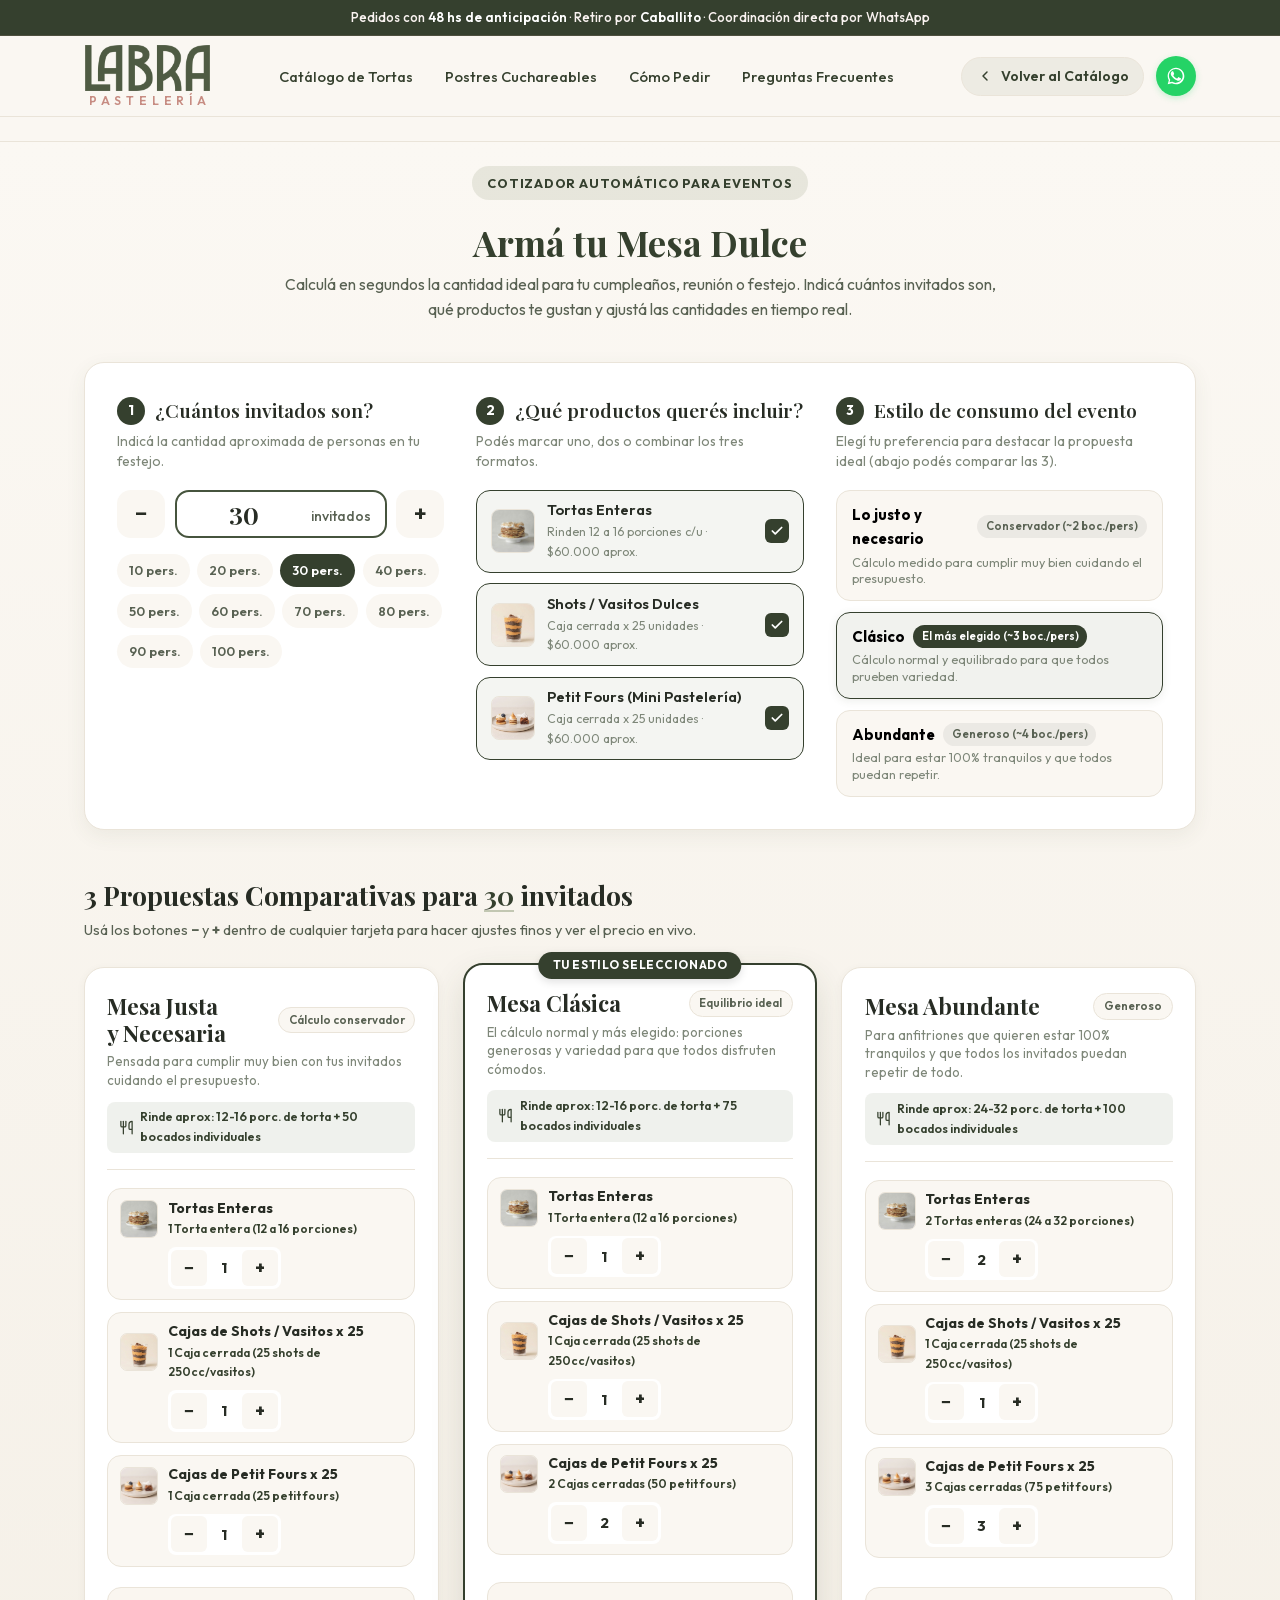
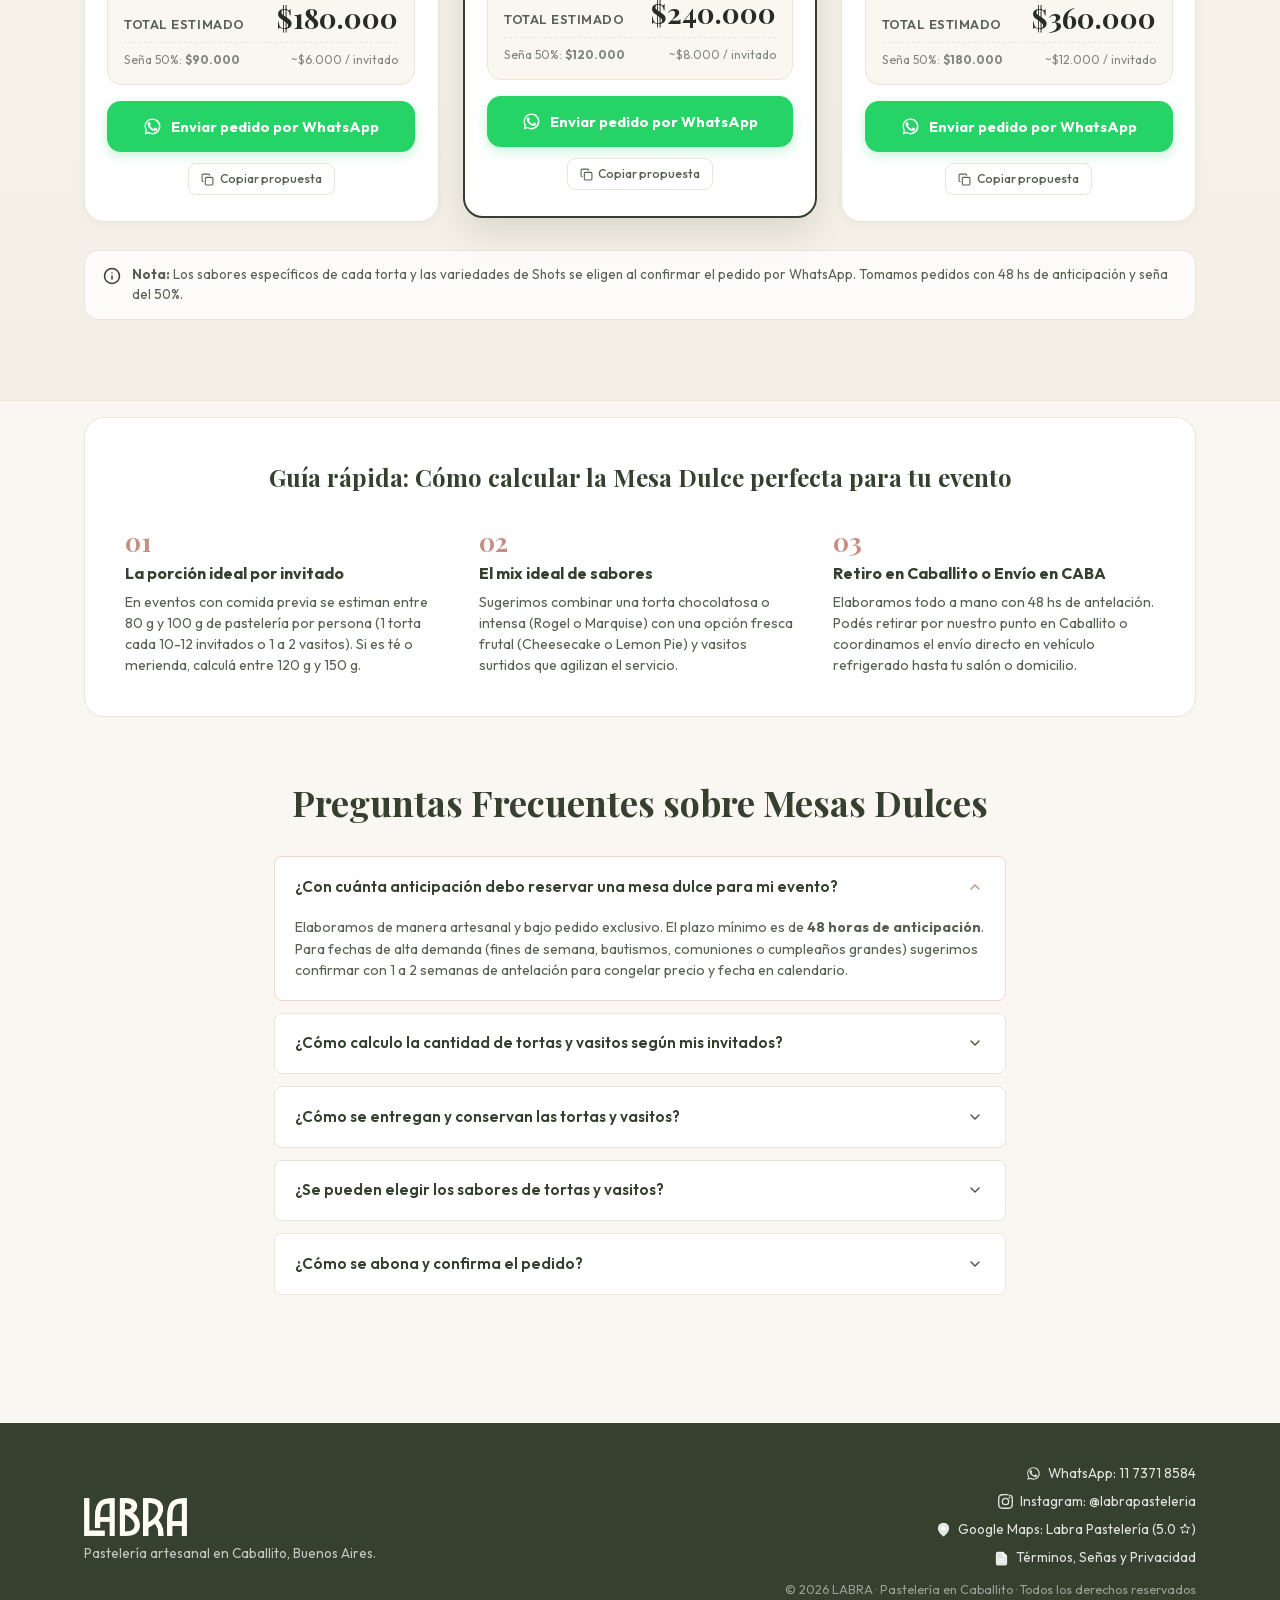
<file: mesa-dulce.html>
<!DOCTYPE html>
<html lang="es-AR">
<head>
  <meta charset="UTF-8">
  <meta name="viewport" content="width=device-width, initial-scale=1.0">
  
  <!-- Directivas de Seguridad & Privacidad (SecDevOps) -->
  <meta name="referrer" content="strict-origin-when-cross-origin">
  <meta http-equiv="X-Content-Type-Options" content="nosniff">

  <!-- Medición: Google Analytics 4, Meta Pixel (conjunto "Labra Web") y Metricool.
       Las funciones gtag/fbq quedan listas al instante y los eventos se encolan;
       los scripts se descargan 2 s después de que la página terminó de cargar,
       o antes si la persona toca, escribe o hace scroll (velocidad en celular, 2026-11-18). -->
  <script>
    window.dataLayer = window.dataLayer || [];
    function gtag(){dataLayer.push(arguments);}
    gtag('js', new Date());
    gtag('config', 'G-SWPDBJZ0EX');

    !function(f){if(f.fbq)return;var n=f.fbq=function(){n.callMethod?
    n.callMethod.apply(n,arguments):n.queue.push(arguments)};
    if(!f._fbq)f._fbq=n;n.push=n;n.loaded=!0;n.version='2.0';n.queue=[];}(window);
    fbq('init', '1782093576201818');
    fbq('track', 'PageView');

    (function () {
      var started = false;
      var triggers = ['scroll', 'pointerdown', 'keydown', 'touchstart'];
      var opts = { passive: true, once: true };
      function add(src, onload) {
        var s = document.createElement('script');
        s.async = true;
        s.src = src;
        if (onload) s.onload = onload;
        document.head.appendChild(s);
      }
      function start() {
        if (started) return;
        started = true;
        triggers.forEach(function (e) { removeEventListener(e, start, opts); });
        add('https://www.googletagmanager.com/gtag/js?id=G-SWPDBJZ0EX');
        add('https://connect.facebook.net/en_US/fbevents.js');
        add('https://tracker.metricool.com/resources/be.js', function () {
          if (window.beTracker) beTracker.t({ hash: '88a2afc5c38d543d46685d82d41457b6' });
        });
      }
      triggers.forEach(function (e) { addEventListener(e, start, opts); });
      if (document.readyState === 'complete') setTimeout(start, 2000);
      else addEventListener('load', function () { setTimeout(start, 2000); });
    })();
  </script>

  <!-- SEO Primario para el Cotizador de Eventos -->
  <title>Cotizador de Mesa Dulce para Eventos y Cumpleaños · LABRA Pastelería</title>
  <meta name="description" content="Calculá en segundos la cantidad exacta de tortas, shots y petit fours para tus invitados. Simulador de presupuestos interactivo para cumpleaños, reuniones y eventos en Caballito, CABA.">
  <meta name="keywords" content="mesa dulce caballito, cotizador mesa dulce, catering dulce eventos, tortas artesanales cumpleaños, vasitos dulces shots, petit fours buenos aires">
  <meta name="author" content="LABRA Pastelería">
  <meta name="robots" content="index, follow, max-image-preview:large, max-snippet:-1, max-video-preview:-1">
  <link rel="canonical" href="https://www.labra.com.ar/mesa-dulce.html">

  <!-- SEO Local y Georreferenciación (Caballito, Buenos Aires) -->
  <meta name="geo.region" content="AR-C">
  <meta name="geo.placename" content="Caballito, Ciudad Autónoma de Buenos Aires">
  <meta name="geo.position" content="-34.6166562;-58.4447302">
  <meta name="ICBM" content="-34.6166562, -58.4447302">

  <!-- Open Graph / Redes Sociales -->
  <meta property="og:type" content="website">
  <meta property="og:url" content="https://www.labra.com.ar/mesa-dulce.html">
  <meta property="og:site_name" content="LABRA Pastelería Artesanal · Caballito">
  <meta property="og:title" content="Armá tu Mesa Dulce en segundos · LABRA Pastelería">
  <meta property="og:description" content="Calculá la cantidad exacta de tortas, shots y petit fours para tus invitados. 3 propuestas a medida con precios en vivo.">
  <meta property="og:image" content="https://www.labra.com.ar/assets/images/og-mesa-dulce-vasitos-v2.jpg">
  <meta property="og:image:secure_url" content="https://www.labra.com.ar/assets/images/og-mesa-dulce-vasitos-v2.jpg">
  <meta property="og:image:type" content="image/jpeg">
  <meta property="og:image:width" content="1200">
  <meta property="og:image:height" content="630">
  <meta property="og:image:alt" content="Caja de Vasitos y Shots para Mesa Dulce y Eventos en Caballito · LABRA">
  <meta property="og:locale" content="es_AR">

  <!-- Twitter Cards -->
  <meta name="twitter:card" content="summary_large_image">
  <meta name="twitter:title" content="Armá tu Mesa Dulce en segundos · LABRA Pastelería">
  <meta name="twitter:description" content="Calculá la cantidad exacta de tortas, shots y petit fours para tus invitados. Propuestas con precios en vivo.">
  <meta name="twitter:image" content="https://www.labra.com.ar/assets/images/og-mesa-dulce-vasitos-v2.jpg">
  <meta name="twitter:image:alt" content="Caja de vasitos dulces para catering y eventos de LABRA">

  <!-- Favicon y App Icons -->
  <link rel="icon" href="favicon.ico" sizes="48x48">
  <link rel="icon" type="image/png" sizes="48x48" href="favicon-48x48.png">
  <link rel="icon" type="image/png" sizes="192x192" href="assets/images/favicon-192.png">
  <link rel="apple-touch-icon" sizes="180x180" href="apple-touch-icon.png">

  <!-- Tipografías de Google Fonts -->
  <!-- Fuentes propias (servidas desde la web, sin pasar por Google Fonts) -->
  <link rel="preload" href="assets/fonts/playfair-display-latin.woff2" as="font" type="font/woff2" crossorigin>
  <link rel="preload" href="assets/fonts/outfit-latin.woff2" as="font" type="font/woff2" crossorigin>

  <!-- Estilos del Sitio -->
  <link rel="stylesheet" href="assets/css/style.css">

  <!-- ======================================================================
       Datos Estructurados Schema.org (JSON-LD) para Google
       ====================================================================== -->
  <script type="application/ld+json">
  {
    "@context": "https://schema.org",
    "@graph": [
      {
        "@type": "Bakery",
        "@id": "https://www.labra.com.ar/#bakery",
        "name": "LABRA Pastelería Artesanal",
        "url": "https://www.labra.com.ar/",
        "telephone": "+54-9-11-7371-8584",
        "priceRange": "$$",
        "address": {
          "@type": "PostalAddress",
          "streetAddress": "Caballito",
          "addressLocality": "Caballito",
          "addressRegion": "Ciudad Autónoma de Buenos Aires",
          "postalCode": "C1405",
          "addressCountry": "AR"
        },
        "geo": {
          "@type": "GeoCoordinates",
          "latitude": -34.6166562,
          "longitude": -58.4447302
        },
        "hasMap": "https://www.google.com/maps/place/Labra+Pasteleria/@-34.6166382,-58.4550514,15z/data=!4m6!3m5!1s0xabc00bbd0a59c733:0xdda0d5d54fcad09f!8m2!3d-34.6166562!4d-58.4447302!16s%2Fg%2F11mzwlhvkn!5m1!1e4",
        "sameAs": [
          "https://instagram.com/labrapasteleria",
          "https://www.google.com/maps/place/Labra+Pasteleria/@-34.6166382,-58.4550514,15z/data=!4m6!3m5!1s0xabc00bbd0a59c733:0xdda0d5d54fcad09f!8m2!3d-34.6166562!4d-58.4447302!16s%2Fg%2F11mzwlhvkn!5m1!1e4"
        ]
      },
      {
        "@type": "Service",
        "@id": "https://www.labra.com.ar/mesa-dulce.html#service",
        "name": "Catering y Mesas Dulces para Eventos en Caballito",
        "provider": {
          "@id": "https://www.labra.com.ar/#bakery"
        },
        "serviceType": "Pastelería para Eventos y Mesas Dulces",
        "areaServed": {
          "@type": "AdministrativeArea",
          "name": "Caballito, Ciudad Autónoma de Buenos Aires"
        },
        "description": "Servicio de mesa dulce artesanal por encargo para cumpleaños, reuniones y eventos en Caballito. Tortas completas, vasitos individuales (shots) y petit fours frescos."
      },
      {
        "@type": "FAQPage",
        "@id": "https://www.labra.com.ar/mesa-dulce.html#faq",
        "mainEntity": [
          {
            "@type": "Question",
            "name": "¿Con cuánta anticipación debo reservar una mesa dulce para mi evento?",
            "acceptedAnswer": {
              "@type": "Answer",
              "text": "Tomamos pedidos con un mínimo de 48 horas de anticipación. Para fechas de fin de semana o eventos grandes, sugerimos reservar con 1 a 2 semanas de anticipación para garantizar disponibilidad de calendario."
            }
          },
          {
            "@type": "Question",
            "name": "¿Cómo calculo la cantidad de tortas y vasitos según mis invitados?",
            "acceptedAnswer": {
              "@type": "Answer",
              "text": "Nuestro cotizador interactivo calcula automáticamente las porciones ideales. Para reuniones con comida previa se calculan entre 80 g y 100 g de mesa dulce por persona (combinando tortas y vasitos). Si es una merienda o evento dulce exclusivo, recomendamos entre 120 g y 150 g por persona."
            }
          },
          {
            "@type": "Question",
            "name": "¿Cómo se transportan y entregan las tortas y vasitos para fiestas?",
            "acceptedAnswer": {
              "@type": "Answer",
              "text": "Las cajas de vasitos y las tortas se entregan con packaging protector cerrado y refrigerado. Podés retirar personalmente por Caballito o coordinamos el envío por mensajería especializada puerta a puerta en CABA."
            }
          },
          {
            "@type": "Question",
            "name": "¿Se pueden elegir los sabores de las tortas y los vasitos shots?",
            "acceptedAnswer": {
              "@type": "Answer",
              "text": "Sí, podés combinar tus variedades preferidas: Rogel, Cheesecake de frutos rojos, Lemon Pie, Chocotorta, Tiramisú, Marquise o Brownie, y surtido de vasitos clásicos y frutales."
            }
          },
          {
            "@type": "Question",
            "name": "¿Cómo se confirma el pedido armado en el simulador?",
            "acceptedAnswer": {
              "@type": "Answer",
              "text": "Al tocar el botón 'Pedir por WhatsApp' se genera automáticamente un resumen detallado con las cantidades y el total estimado. Coordinamos fecha, sabores y seña del 50% por transferencia bancaria."
            }
          }
        ]
      }
    ]
  }
  </script>

  <style>
    /* Estilos específicos para la página dedicada de Mesa Dulce */
    .mesa-dulce-page-main {
      padding-top: 1.5rem;
      padding-bottom: 4rem;
    }
    .btn-page-back {
      display: inline-flex;
      align-items: center;
      gap: 0.5rem;
      font-size: 0.88rem;
      font-weight: 600;
      color: var(--color-olive-dark);
      text-decoration: none;
      padding: 0.45rem 0.9rem;
      border-radius: var(--radius-full);
      background: rgba(114, 131, 89, 0.1);
      border: 1px solid var(--color-border);
      transition: all var(--transition-fast);
    }
    .btn-page-back:hover {
      background: rgba(114, 131, 89, 0.2);
      transform: translateX(-2px);
    }
    .mesa-dulce-section.dedicated-page {
      padding-top: 1.5rem;
  </style>
</head>
<body>

  <!-- Aviso sutil superior -->
  <div class="top-bar" aria-label="Aviso">
    <div class="container top-bar-inner">
      <span>Pedidos con <strong>48 hs de anticipación</strong> · Retiro por <strong>Caballito</strong> · Coordinación directa por WhatsApp</span>
    </div>
  </div>

  <!-- Header minimalista dedicado -->
  <header class="site-header">
    <div class="container header-inner">
      <a href="/" class="brand-logo-wrap" aria-label="LABRA Pastelería - Ir al inicio">
        <img src="assets/images/logo-web.png" alt="LABRA" class="brand-logo-img" width="800" height="295">
        <span class="brand-subtitle">PASTELERÍA</span>
      </a>

      <!-- Navegación y retorno -->
      <nav class="nav-desktop" aria-label="Navegación secundaria">
        <a href="/#catalogo" class="nav-link">Catálogo de Tortas</a>
        <a href="/#cuchareables" class="nav-link">Postres Cuchareables</a>
        <a href="/#como-pedir" class="nav-link">Cómo Pedir</a>
        <a href="/#faq" class="nav-link">Preguntas Frecuentes</a>
      </nav>

      <!-- Acciones directas -->
      <div class="header-actions">
        <a href="/" class="btn-page-back" title="Volver al catálogo principal de LABRA">
          <svg viewBox="0 0 24 24" width="16" height="16" fill="none" stroke="currentColor" stroke-width="2.2" stroke-linecap="round" stroke-linejoin="round" aria-hidden="true"><path d="m15 18-6-6 6-6"/></svg>
          <span>Volver al Catálogo</span>
        </a>

        <a href="https://wa.me/5491173718584?text=%C2%A1Hola%20LABRA!%20Quisiera%20consultar%20por%20una%20mesa%20dulce%20para%20un%20evento." target="_blank" rel="noopener noreferrer" class="btn-whatsapp" title="WhatsApp directo" aria-label="Consultar por WhatsApp">
          <svg viewBox="0 0 24 24"><path fill="currentColor" d="M17.472 14.382c-.301-.15-1.78-.878-2.056-.979-.276-.1-.476-.15-.676.15-.2.301-.776.98-1.002 1.23-.226.25-.452.276-.753.125-.301-.15-1.272-.469-2.424-1.498-.897-.8-1.503-1.789-1.68-2.09-.176-.301-.019-.464.132-.614.136-.135.301-.351.452-.527.15-.175.2-.301.301-.501.1-.2.05-.376-.025-.526-.075-.15-.677-1.631-.928-2.235-.245-.589-.494-.509-.677-.518-.175-.008-.376-.01-.577-.01-.2 0-.527.075-.803.376s-1.054 1.03-1.054 2.511 1.079 2.912 1.23 3.113c.15.2 2.124 3.243 5.144 4.549.718.31 1.279.496 1.716.634.721.23 1.378.197 1.898.12.58-.087 1.78-.727 2.03-1.43.25-.702.25-1.303.175-1.43-.075-.126-.275-.201-.576-.351zM12.004 2C6.48 2 2 6.48 2 12c0 1.84.5 3.565 1.372 5.044L2.05 22l5.12-1.342A9.957 9.957 0 0 0 12.004 22c5.523 0 10.004-4.48 10.004-10s-4.481-10-10.004-10zm0 18.257c-1.606 0-3.1-.476-4.364-1.3l-.313-.205-3.057.802.816-2.98-.225-.327a8.21 8.21 0 0 1-1.36-4.447c0-4.557 3.708-8.265 8.265-8.265 4.557 0 8.265 3.708 8.265 8.265 0 4.558-3.708 8.266-8.265 8.266z"/></svg>
        </a>
      </div>
    </div>
  </header>

  <main class="mesa-dulce-page-main">

    <!-- ======================================================================
         Simulador Interactivo de Presupuestos: "Armá tu Mesa Dulce"
         ====================================================================== -->
    <section class="mesa-dulce-section dedicated-page" id="mesa-dulce" aria-labelledby="mesa-dulce-title">
      <div class="container">
        <div class="mesa-dulce-header">
          <span class="mesa-dulce-badge">Cotizador automático para eventos</span>
          <h1 class="section-title" id="mesa-dulce-title" style="margin-top: 0.5rem;">Armá tu Mesa Dulce</h1>
          <p class="section-subtitle">
            Calculá en segundos la cantidad ideal para tu cumpleaños, reunión o festejo. Indicá cuántos invitados son, qué productos te gustan y ajustá las cantidades en tiempo real.
          </p>
        </div>

        <!-- Panel de Configuración del Simulador -->
        <div class="sim-controls-card">
          <div class="sim-controls-grid">
            
            <!-- 1. Input numérico: ¿Cuántos invitados son? -->
            <div class="sim-control-block">
              <label for="sim-guests-input" class="sim-step-label">
                <span class="sim-step-num">1</span>
                <span>¿Cuántos invitados son?</span>
              </label>
              <p class="sim-step-helper">Indicá la cantidad aproximada de personas en tu festejo.</p>
              
              <div class="sim-guests-stepper-wrap">
                <button type="button" class="sim-guest-step-btn" id="sim-guests-minus" aria-label="Restar un invitado">−</button>
                <div class="sim-guests-input-box" onclick="document.getElementById('sim-guests-input').focus()">
                  <input 
                    type="number" 
                    id="sim-guests-input" 
                    class="sim-guests-input" 
                    value="30" 
                    min="1" 
                    max="500" 
                    step="1"
                    aria-label="Cantidad de invitados"
                  >
                  <span class="sim-guests-unit">invitados</span>
                </div>
                <button type="button" class="sim-guest-step-btn" id="sim-guests-plus" aria-label="Sumar un invitado">+</button>
              </div>

              <div class="sim-guests-presets" role="group" aria-label="Cantidades frecuentes de invitados">
                <button type="button" class="sim-preset-chip" data-guests="10">10 pers.</button>
                <button type="button" class="sim-preset-chip" data-guests="20">20 pers.</button>
                <button type="button" class="sim-preset-chip active" data-guests="30">30 pers.</button>
                <button type="button" class="sim-preset-chip" data-guests="40">40 pers.</button>
                <button type="button" class="sim-preset-chip" data-guests="50">50 pers.</button>
                <button type="button" class="sim-preset-chip" data-guests="60">60 pers.</button>
                <button type="button" class="sim-preset-chip" data-guests="70">70 pers.</button>
                <button type="button" class="sim-preset-chip" data-guests="80">80 pers.</button>
                <button type="button" class="sim-preset-chip" data-guests="90">90 pers.</button>
                <button type="button" class="sim-preset-chip" data-guests="100">100 pers.</button>
              </div>
            </div>

            <!-- 2. Checkboxes de productos deseados -->
            <div class="sim-control-block">
              <div class="sim-step-label">
                <span class="sim-step-num">2</span>
                <span>¿Qué productos querés incluir?</span>
              </div>
              <p class="sim-step-helper">Podés marcar uno, dos o combinar los tres formatos.</p>

              <div class="sim-products-checks" role="group" aria-label="Productos deseados para la mesa dulce">
                <!-- Tortas -->
                <label class="sim-product-check-card checked" id="sim-check-label-tortas">
                  <input type="checkbox" class="sim-product-checkbox" value="tortas" id="sim-check-tortas" checked>
                  <img src="assets/images/products/torta-rogel.jpg" alt="Tortas Artesanales" class="sim-check-thumb" loading="lazy">
                  <div class="sim-check-info">
                    <span class="sim-check-title">Tortas Enteras</span>
                    <span class="sim-check-meta">Rinden 12 a 16 porciones c/u · $60.000 aprox.</span>
                  </div>
                  <span class="sim-check-indicator" aria-hidden="true"><svg viewBox="0 0 24 24" width="14" height="14" fill="none" stroke="currentColor" stroke-width="3" stroke-linecap="round" stroke-linejoin="round"><polyline points="20 6 9 17 4 12"/></svg></span>
                </label>

                <!-- Shots / Vasitos -->
                <label class="sim-product-check-card checked" id="sim-check-label-shots">
                  <input type="checkbox" class="sim-product-checkbox" value="shots" id="sim-check-shots" checked>
                  <img src="assets/images/products/vasito-chocotorta-solo.jpg" alt="Caja de Shots / Vasitos" class="sim-check-thumb" loading="lazy">
                  <div class="sim-check-info">
                    <span class="sim-check-title">Shots / Vasitos Dulces</span>
                    <span class="sim-check-meta">Caja cerrada x 25 unidades · $60.000 aprox.</span>
                  </div>
                  <span class="sim-check-indicator" aria-hidden="true"><svg viewBox="0 0 24 24" width="14" height="14" fill="none" stroke="currentColor" stroke-width="3" stroke-linecap="round" stroke-linejoin="round"><polyline points="20 6 9 17 4 12"/></svg></span>
                </label>

                <!-- Petit Fours -->
                <label class="sim-product-check-card checked" id="sim-check-label-petit">
                  <input type="checkbox" class="sim-product-checkbox" value="petit" id="sim-check-petit" checked>
                  <img src="assets/images/products/petit-four-01.jpg" alt="Caja de Petit Fours" class="sim-check-thumb" loading="lazy">
                  <div class="sim-check-info">
                    <span class="sim-check-title">Petit Fours (Mini Pastelería)</span>
                    <span class="sim-check-meta">Caja cerrada x 25 unidades · $60.000 aprox.</span>
                  </div>
                  <span class="sim-check-indicator" aria-hidden="true"><svg viewBox="0 0 24 24" width="14" height="14" fill="none" stroke="currentColor" stroke-width="3" stroke-linecap="round" stroke-linejoin="round"><polyline points="20 6 9 17 4 12"/></svg></span>
                </label>
              </div>
            </div>

            <!-- 3. Selector de estilo de consumo -->
            <div class="sim-control-block">
              <div class="sim-step-label">
                <span class="sim-step-num">3</span>
                <span>Estilo de consumo del evento</span>
              </div>
              <p class="sim-step-helper">Elegí tu preferencia para destacar la propuesta ideal (abajo podés comparar las 3).</p>

              <div class="sim-style-selector" role="radiogroup" aria-label="Estilo de consumo">
                <button type="button" class="sim-style-btn" data-style="justo" role="radio" aria-checked="false">
                  <span class="sim-style-btn-top">
                    <span class="sim-style-name">Lo justo y necesario</span>
                    <span class="sim-style-tag">Conservador (~2 boc./pers)</span>
                  </span>
                  <span class="sim-style-desc">Cálculo medido para cumplir muy bien cuidando el presupuesto.</span>
                </button>

                <button type="button" class="sim-style-btn active" data-style="clasico" role="radio" aria-checked="true">
                  <span class="sim-style-btn-top">
                    <span class="sim-style-name">Clásico</span>
                    <span class="sim-style-tag tag-popular">El más elegido (~3 boc./pers)</span>
                  </span>
                  <span class="sim-style-desc">Cálculo normal y equilibrado para que todos prueben variedad.</span>
                </button>

                <button type="button" class="sim-style-btn" data-style="abundante" role="radio" aria-checked="false">
                  <span class="sim-style-btn-top">
                    <span class="sim-style-name">Abundante</span>
                    <span class="sim-style-tag">Generoso (~4 boc./pers)</span>
                  </span>
                  <span class="sim-style-desc">Ideal para estar 100% tranquilos y que todos puedan repetir.</span>
                </button>
              </div>
            </div>

          </div>
        </div>

        <!-- Encabezado de Resultados Comparativos -->
        <div class="sim-results-header">
          <div class="sim-results-title-wrap">
            <h2 class="sim-results-heading">3 Propuestas Comparativas para <span id="sim-summary-guests">30</span> invitados</h2>
            <p class="sim-results-sub">
              Usá los botones <strong>−</strong> y <strong>+</strong> dentro de cualquier tarjeta para hacer ajustes finos y ver el precio en vivo.
            </p>
          </div>
          <button type="button" class="sim-reset-all-btn" id="sim-reset-all-btn" style="display: none;" onclick="resetAllSimulatorOverrides()">
            ↺ Restaurar cantidades sugeridas
          </button>
        </div>

        <!-- Grilla de 3 Tarjetas Comparativas (Renderizadas en vivo desde app.js) -->
        <div class="sim-proposals-grid" id="sim-proposals-grid" aria-live="polite">
          <!-- Tarjetas generadas dinámicamente por app.js -->
        </div>

        <!-- Nota informativa al pie del simulador -->
        <div class="sim-footer-note">
          <svg viewBox="0 0 24 24" width="18" height="18" fill="none" stroke="currentColor" stroke-width="2" stroke-linecap="round" stroke-linejoin="round" aria-hidden="true"><circle cx="12" cy="12" r="10"/><path d="M12 16v-4"/><path d="M12 8h.01"/></svg>
          <span>
            <strong>Nota:</strong> Los sabores específicos de cada torta y las variedades de Shots se eligen al confirmar el pedido por WhatsApp. Tomamos pedidos con 48 hs de anticipación y seña del 50%.
          </span>
        </div>

      </div>
    </section>

    <!-- ======================================================================
         Guía Práctica de Catering: Cómo armar tu Mesa Dulce en Caballito
         ====================================================================== -->
    <section class="how-to-order-minimal" style="padding-top: 1rem; padding-bottom: 2.5rem;">
      <div class="container">
        <div class="minimal-box">
          <h2 class="minimal-box-title">Guía rápida: Cómo calcular la Mesa Dulce perfecta para tu evento</h2>
          
          <div class="minimal-steps-grid">
            <div class="minimal-step">
              <div class="minimal-step-num">01</div>
              <h3>La porción ideal por invitado</h3>
              <p>En eventos con comida previa se estiman entre 80 g y 100 g de pastelería por persona (1 torta cada 10-12 invitados o 1 a 2 vasitos). Si es té o merienda, calculá entre 120 g y 150 g.</p>
            </div>

            <div class="minimal-step">
              <div class="minimal-step-num">02</div>
              <h3>El mix ideal de sabores</h3>
              <p>Sugerimos combinar una torta chocolatosa o intensa (Rogel o Marquise) con una opción fresca frutal (Cheesecake o Lemon Pie) y vasitos surtidos que agilizan el servicio.</p>
            </div>

            <div class="minimal-step">
              <div class="minimal-step-num">03</div>
              <h3>Retiro en Caballito o Envío en CABA</h3>
              <p>Elaboramos todo a mano con 48 hs de antelación. Podés retirar por nuestro punto en Caballito o coordinamos el envío directo en vehículo refrigerado hasta tu salón o domicilio.</p>
            </div>
          </div>
        </div>
      </div>
    </section>

    <!-- ======================================================================
         Preguntas Frecuentes sobre Mesas Dulces y Eventos
         ====================================================================== -->
    <section class="faq-section" id="faq" style="padding-top: 1.5rem; padding-bottom: 4rem;">
      <div class="container" style="max-width: 780px;">
        <div class="faq-header">
          <h2 class="section-title">Preguntas Frecuentes sobre Mesas Dulces</h2>
        </div>

        <div class="faq-list">
          <div class="faq-item active">
            <button type="button" class="faq-question-btn" aria-expanded="true">
              <span>¿Con cuánta anticipación debo reservar una mesa dulce para mi evento?</span>
              <span class="faq-icon-arrow" aria-hidden="true"><svg viewBox="0 0 24 24" fill="none" stroke="currentColor" stroke-width="2" stroke-linecap="round" stroke-linejoin="round"><polyline points="6 9 12 15 18 9"/></svg></span>
            </button>
            <div class="faq-answer">
              <p>
                Elaboramos de manera artesanal y bajo pedido exclusivo. El plazo mínimo es de <strong>48 horas de anticipación</strong>. Para fechas de alta demanda (fines de semana, bautismos, comuniones o cumpleaños grandes) sugerimos confirmar con 1 a 2 semanas de antelación para congelar precio y fecha en calendario.
              </p>
            </div>
          </div>

          <div class="faq-item">
            <button type="button" class="faq-question-btn" aria-expanded="false">
              <span>¿Cómo calculo la cantidad de tortas y vasitos según mis invitados?</span>
              <span class="faq-icon-arrow" aria-hidden="true"><svg viewBox="0 0 24 24" fill="none" stroke="currentColor" stroke-width="2" stroke-linecap="round" stroke-linejoin="round"><polyline points="6 9 12 15 18 9"/></svg></span>
            </button>
            <div class="faq-answer">
              <p>
                El simulador interactivo de arriba te ofrece 3 alternativas equilibradas: solo tortas completas, combinación de tortas con vasitos shots, o mesa full vasitos y petits fours. Una regla práctica es prever 1 torta mediana (22 cm) cada 10 a 12 personas, o 1 a 2 vasitos individuales por invitado.
              </p>
            </div>
          </div>

          <div class="faq-item">
            <button type="button" class="faq-question-btn" aria-expanded="false">
              <span>¿Cómo se entregan y conservan las tortas y vasitos?</span>
              <span class="faq-icon-arrow" aria-hidden="true"><svg viewBox="0 0 24 24" fill="none" stroke="currentColor" stroke-width="2" stroke-linecap="round" stroke-linejoin="round"><polyline points="6 9 12 15 18 9"/></svg></span>
            </button>
            <div class="faq-answer">
              <p>
                Todos los productos se entregan en packaging reforzado con base rígida. Las cajas de vasitos (x 25 unidades) vienen listas para apoyar directamente sobre la mesa dulce sin necesidad de desmoldar ni sumar vajilla. Deben mantenerse refrigerados hasta 15-20 minutos antes de servir.
              </p>
            </div>
          </div>

          <div class="faq-item">
            <button type="button" class="faq-question-btn" aria-expanded="false">
              <span>¿Se pueden elegir los sabores de tortas y vasitos?</span>
              <span class="faq-icon-arrow" aria-hidden="true"><svg viewBox="0 0 24 24" fill="none" stroke="currentColor" stroke-width="2" stroke-linecap="round" stroke-linejoin="round"><polyline points="6 9 12 15 18 9"/></svg></span>
            </button>
            <div class="faq-answer">
              <p>
                ¡Sí! Una vez generado el presupuesto estimado en el simulador, al tocar <em>Pedir por WhatsApp</em> nos indicás tus preferencias: Rogel con merengue italiano, Lemon Pie, Cheesecake con frutos rojos, Tiramisú con café de especialidad, Chocotorta o Brownie, más los sabores de vasitos que más le gusten a tus invitados.
              </p>
            </div>
          </div>

          <div class="faq-item">
            <button type="button" class="faq-question-btn" aria-expanded="false">
              <span>¿Cómo se abona y confirma el pedido?</span>
              <span class="faq-icon-arrow" aria-hidden="true"><svg viewBox="0 0 24 24" fill="none" stroke="currentColor" stroke-width="2" stroke-linecap="round" stroke-linejoin="round"><polyline points="6 9 12 15 18 9"/></svg></span>
            </button>
            <div class="faq-answer">
              <p>
                Para confirmar y reservar la fecha en el taller se solicita una <strong>seña del 50% mediante transferencia bancaria</strong>. El 50% restante se abona contra entrega o previo al despacho de la mensajería.
              </p>
            </div>
          </div>
        </div>
      </div>
    </section>
  </main>

  <!-- ========================================================================
       Footer Minimalista
       ======================================================================== -->
  <footer class="site-footer">
    <div class="container footer-minimal-inner">
      <div class="footer-left">
        <img src="assets/images/logo-web.png" alt="LABRA" class="footer-brand-logo" width="800" height="295">
        <p class="footer-desc">
          Pastelería artesanal en Caballito, Buenos Aires.
        </p>
      </div>

      <div class="footer-right">
        <a href="https://wa.me/5491173718584" target="_blank" rel="noopener noreferrer" class="footer-link">
          <svg class="footer-icon" viewBox="0 0 24 24" width="15" height="15" fill="currentColor" aria-hidden="true"><path d="M17.472 14.382c-.301-.15-1.78-.878-2.056-.979-.276-.1-.476-.15-.676.15-.2.301-.776.98-1.002 1.23-.226.25-.452.276-.753.125-.301-.15-1.272-.469-2.424-1.498-.897-.8-1.503-1.789-1.68-2.09-.176-.301-.019-.464.132-.614.136-.135.301-.351.452-.527.15-.175.2-.301.301-.501.1-.2.05-.376-.025-.526-.075-.15-.677-1.631-.928-2.235-.245-.589-.494-.509-.677-.518-.175-.008-.376-.01-.577-.01-.2 0-.527.075-.803.376s-1.054 1.03-1.054 2.511 1.079 2.912 1.23 3.113c.15.2 2.124 3.243 5.144 4.549.718.31 1.279.496 1.716.634.721.23 1.378.197 1.898.12.58-.087 1.78-.727 2.03-1.43.25-.702.25-1.303.175-1.43-.075-.126-.275-.201-.576-.351zM12.004 2C6.48 2 2 6.48 2 12c0 1.84.5 3.565 1.372 5.044L2.05 22l5.12-1.342A9.957 9.957 0 0 0 12.004 22c5.523 0 10.004-4.48 10.004-10s-4.481-10-10.004-10zm0 18.257c-1.606 0-3.1-.476-4.364-1.3l-.313-.205-3.057.802.816-2.98-.225-.327a8.21 8.21 0 0 1-1.36-4.447c0-4.557 3.708-8.265 8.265-8.265 4.557 0 8.265 3.708 8.265 8.265 0 4.558-3.708 8.266-8.265 8.266z"/></svg>
          <span>WhatsApp: 11 7371 8584</span>
        </a>
        <a href="https://instagram.com/labrapasteleria" target="_blank" rel="noopener noreferrer" class="footer-link">
          <svg class="footer-icon" viewBox="0 0 24 24" width="15" height="15" fill="currentColor" aria-hidden="true"><path d="M12 2.163c3.204 0 3.584.012 4.85.07 1.166.052 1.802.237 2.226.402.556.216.953.475 1.368.89.414.415.674.812.89 1.368.164.424.35 1.06.402 2.226.058 1.266.07 1.646.07 4.85s-.012 3.584-.07 4.85c-.052 1.166-.237 1.802-.402 2.226-.216.556-.475.953-.89 1.368-.415.414-.812.674-1.368.89-.424.164-1.06.35-2.226.402-1.266.058-1.646.07-4.85.07s-3.584-.012-4.85-.07c-1.166-.052-1.802-.237-2.226-.402-.556-.216-.953-.475-1.368-.89-.414-.415-.674-.812-.89-1.368-.164-.424-.35-1.06-.402-2.226-.058-1.266-.07-1.646-.07-4.85s.012-3.584.07-4.85c.052-1.166.237-1.802.402-2.226.216-.556.475-.953.89-1.368.415-.414.812-.674 1.368-.89.424-.164 1.06-.35 2.226-.402 1.266-.058 1.646-.07 4.85-.07zM12 0C8.74 0 8.333.015 7.053.072 5.775.132 4.905.333 4.14.63c-.789.306-1.459.717-2.126 1.384S.935 3.35.63 4.14C.333 4.905.131 5.775.072 7.053.015 8.333 0 8.74 0 12s.015 3.667.072 4.947c.06 1.277.261 2.148.558 2.913.306.789.717 1.459 1.384 2.126s1.338 1.078 2.126 1.384c.766.297 1.636.499 2.913.558C8.333 23.985 8.74 24 12 24s3.667-.015 4.947-.072c1.277-.06 2.148-.261 2.913-.558.789-.306 1.459-.717 2.126-1.384s1.078-1.338 1.384-2.126c.297-.766.499-1.636.558-2.913.057-1.28.072-1.687.072-4.947s-.015-3.667-.072-4.947c-.06-1.277-.261-2.148-.558-2.913-.306-.789-.717-1.459-1.384-2.126S17.15.935 16.36.63c-.766-.297-1.636-.499-2.913-.558C13.667.015 13.26 0 12 0zm0 5.838a6.162 6.162 0 1 0 0 12.324 6.162 6.162 0 0 0 0-12.324zM12 16a4 4 0 1 1 0-8 4 4 0 0 1 0 8zm6.406-11.845a1.44 1.44 0 1 0 0 2.88 1.44 1.44 0 0 0 0-2.88z"/></svg>
          <span>Instagram: @labrapasteleria</span>
        </a>
        <a href="https://www.google.com/maps/place/Labra+Pasteleria/@-34.6166382,-58.4550514,15z/data=!4m6!3m5!1s0xabc00bbd0a59c733:0xdda0d5d54fcad09f!8m2!3d-34.6166562!4d-58.4447302!16s%2Fg%2F11mzwlhvkn!5m1!1e4?entry=ttu" target="_blank" rel="noopener noreferrer" class="footer-link">
          <svg class="footer-icon" viewBox="0 0 24 24" width="15" height="15" fill="none" stroke="currentColor" stroke-width="2" stroke-linecap="round" stroke-linejoin="round" aria-hidden="true"><path d="M20 10c0 6-8 12-8 12s-8-6-8-12a8 8 0 0 1 16 0Z"/><circle cx="12" cy="10" r="3"/></svg>
          <span>Google Maps: Labra Pastelería (5.0 <svg class="footer-star" viewBox="0 0 24 24" width="12" height="12" fill="none" stroke="currentColor" stroke-width="2" stroke-linecap="round" stroke-linejoin="round" role="img" aria-label="estrellas"><path d="M12 2.5l2.9 5.9 6.5.9-4.7 4.6 1.1 6.5L12 17.3l-5.8 3.1 1.1-6.5-4.7-4.6 6.5-.9z"/></svg>)</span>
        </a>
        <a href="terminos.html" class="footer-link">
          <svg class="footer-icon" viewBox="0 0 24 24" width="15" height="15" fill="none" stroke="currentColor" stroke-width="2" stroke-linecap="round" stroke-linejoin="round" aria-hidden="true"><path d="M14 2H6a2 2 0 0 0-2 2v16a2 2 0 0 0 2 2h12a2 2 0 0 0 2-2V8z"/><polyline points="14 2 14 8 20 8"/><line x1="16" y1="13" x2="8" y2="13"/><line x1="16" y1="17" x2="8" y2="17"/></svg>
          <span>Términos, Señas y Privacidad</span>
        </a>
        <span class="footer-copy">© 2026 LABRA · Pastelería en Caballito · Todos los derechos reservados</span>
      </div>
    </div>
  </footer>


  <!-- Scripts -->
  <script src="assets/js/app.js"></script>
</body>
</html>
</file>
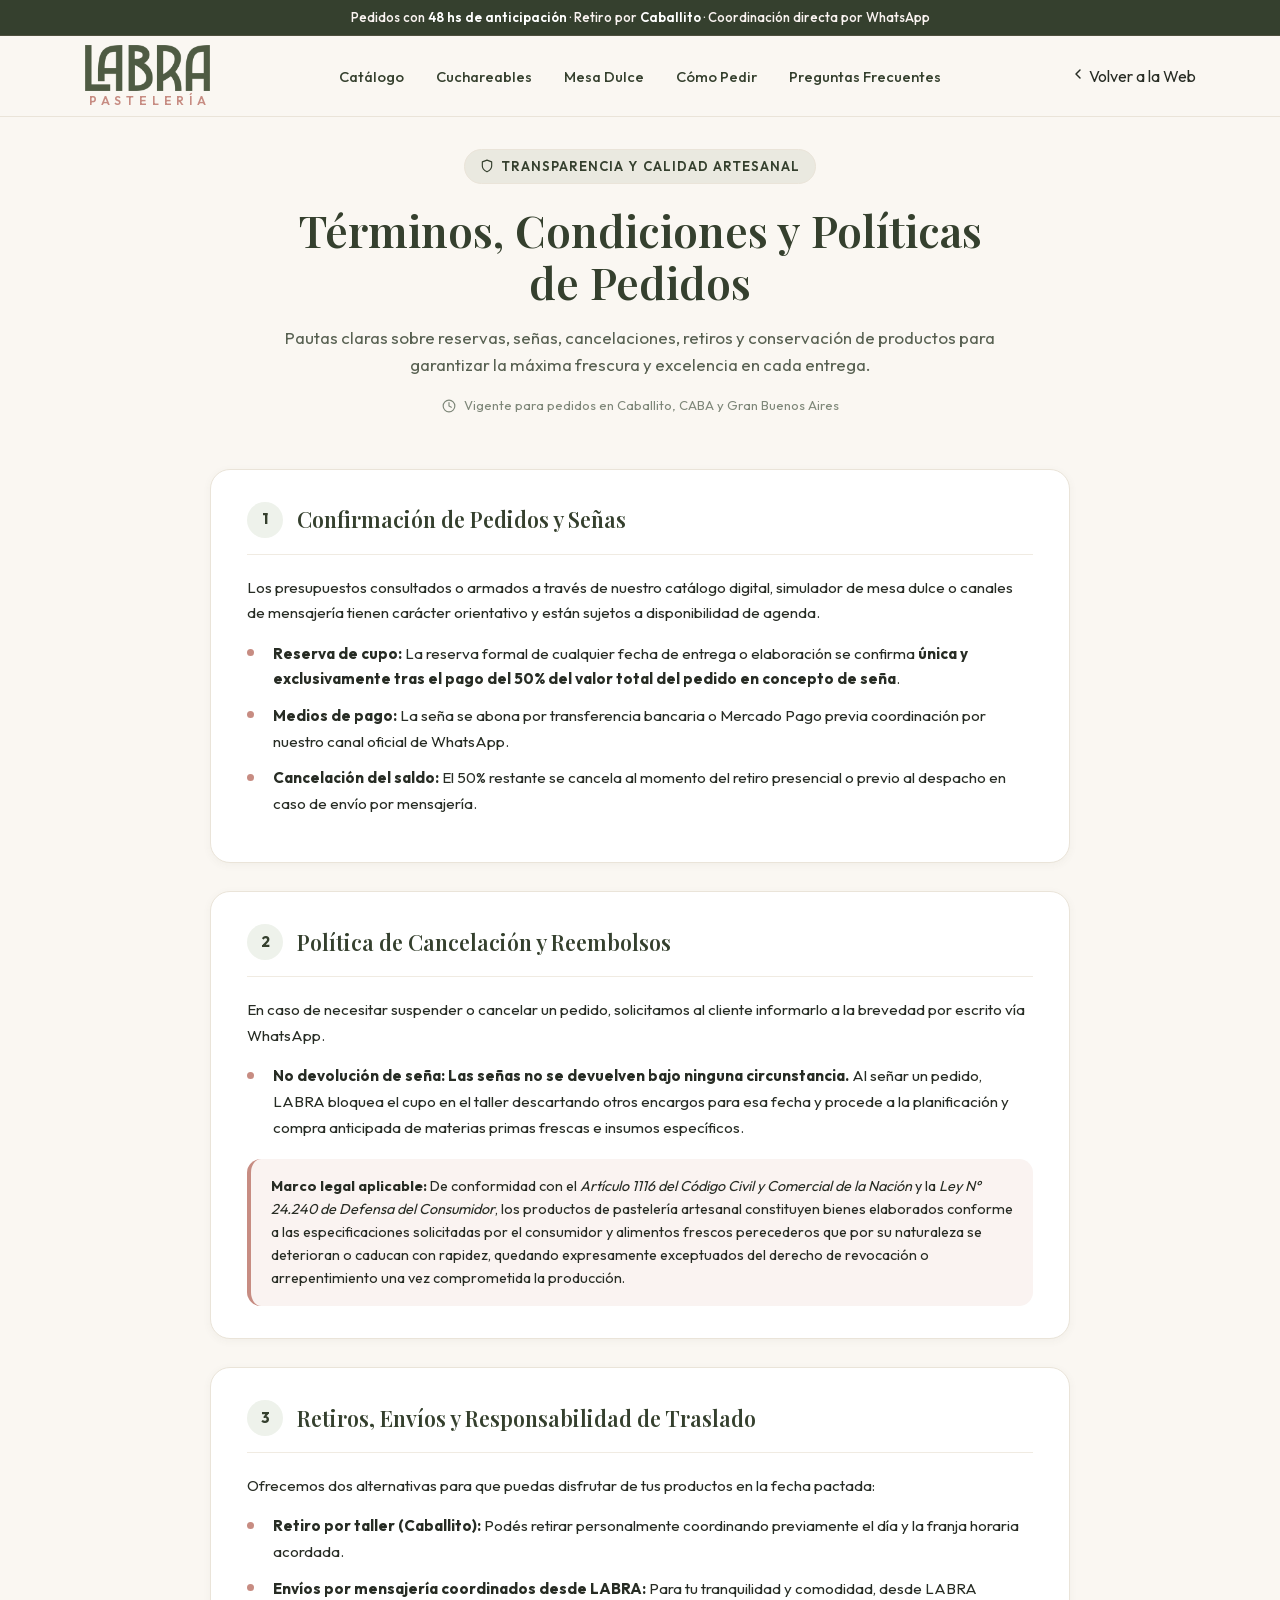
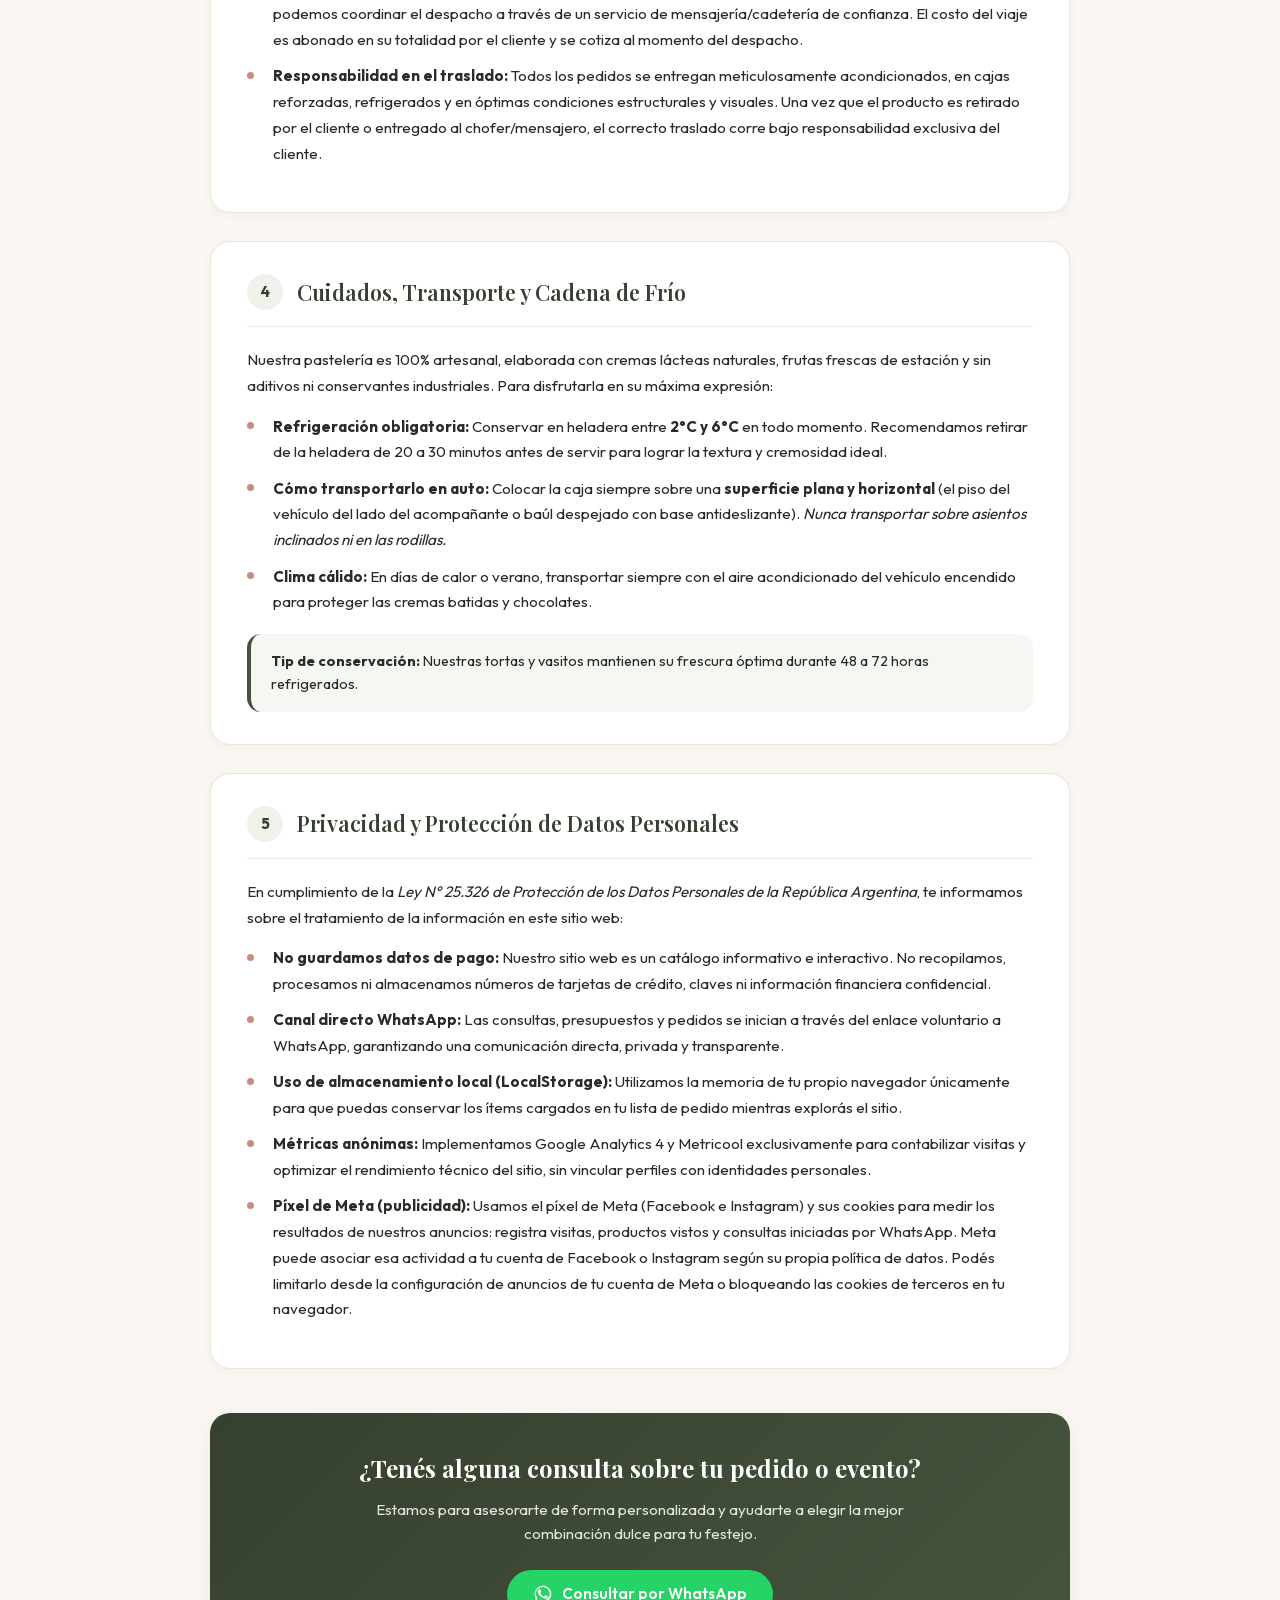
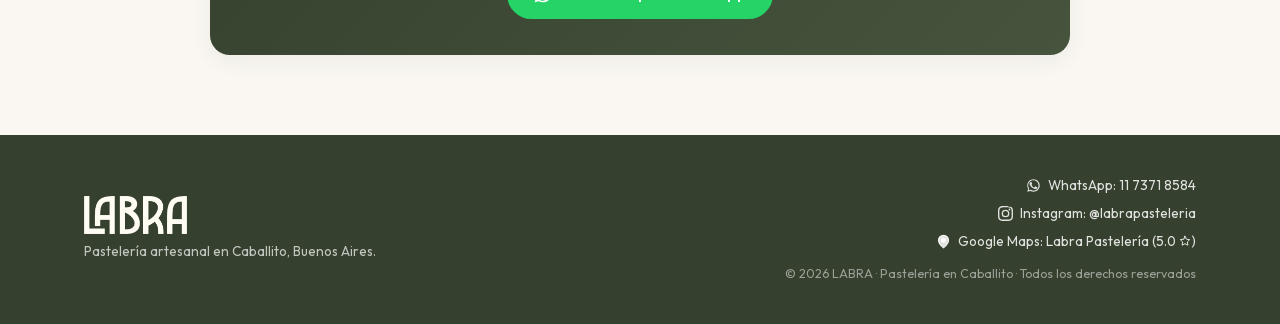
<file: terminos.html>
<!DOCTYPE html>
<html lang="es-AR">
<head>
  <meta charset="UTF-8">
  <meta name="viewport" content="width=device-width, initial-scale=1.0">
  
  <!-- Directivas de Seguridad & Privacidad (SecDevOps) -->
  <meta name="referrer" content="strict-origin-when-cross-origin">
  <meta http-equiv="X-Content-Type-Options" content="nosniff">

  <!-- Medición: Google Analytics 4, Meta Pixel (conjunto "Labra Web") y Metricool.
       Las funciones gtag/fbq quedan listas al instante y los eventos se encolan;
       los scripts se descargan 2 s después de que la página terminó de cargar,
       o antes si la persona toca, escribe o hace scroll (velocidad en celular, 2026-11-18). -->
  <script>
    window.dataLayer = window.dataLayer || [];
    function gtag(){dataLayer.push(arguments);}
    gtag('js', new Date());
    gtag('config', 'G-SWPDBJZ0EX');

    !function(f){if(f.fbq)return;var n=f.fbq=function(){n.callMethod?
    n.callMethod.apply(n,arguments):n.queue.push(arguments)};
    if(!f._fbq)f._fbq=n;n.push=n;n.loaded=!0;n.version='2.0';n.queue=[];}(window);
    fbq('init', '1782093576201818');
    fbq('track', 'PageView');

    (function () {
      var started = false;
      var triggers = ['scroll', 'pointerdown', 'keydown', 'touchstart'];
      var opts = { passive: true, once: true };
      function add(src, onload) {
        var s = document.createElement('script');
        s.async = true;
        s.src = src;
        if (onload) s.onload = onload;
        document.head.appendChild(s);
      }
      function start() {
        if (started) return;
        started = true;
        triggers.forEach(function (e) { removeEventListener(e, start, opts); });
        add('https://www.googletagmanager.com/gtag/js?id=G-SWPDBJZ0EX');
        add('https://connect.facebook.net/en_US/fbevents.js');
        add('https://tracker.metricool.com/resources/be.js', function () {
          if (window.beTracker) beTracker.t({ hash: '88a2afc5c38d543d46685d82d41457b6' });
        });
      }
      triggers.forEach(function (e) { addEventListener(e, start, opts); });
      if (document.readyState === 'complete') setTimeout(start, 2000);
      else addEventListener('load', function () { setTimeout(start, 2000); });
    })();
  </script>

  <!-- SEO Primario -->
  <title>Términos, Condiciones y Políticas de Pedidos · LABRA Pastelería</title>
  <meta name="description" content="Conocé las condiciones de compra, políticas de reserva con 50% de seña, cancelaciones, retiros, envíos y conservación de tortas artesanales en Caballito, Buenos Aires.">
  <meta name="keywords" content="terminos y condiciones pasteleria, politicas de pedidos labra, señas tortas artesanales, cancelacion pedidos pasteleria caballito">
  <meta name="author" content="LABRA Pastelería">
  <link rel="canonical" href="https://www.labra.com.ar/terminos.html">
  <meta name="robots" content="index, follow">

  <!-- Open Graph / Redes Sociales -->
  <meta property="og:type" content="website">
  <meta property="og:url" content="https://www.labra.com.ar/terminos.html">
  <meta property="og:site_name" content="LABRA Pastelería Artesanal · Caballito">
  <meta property="og:title" content="Términos, Condiciones y Políticas de Pedidos · LABRA Pastelería">
  <meta property="og:description" content="Políticas de reserva, seña del 50%, cancelaciones, envíos y cuidados de refrigeración en LABRA Pastelería.">
  <meta property="og:image" content="https://www.labra.com.ar/assets/images/og-labra-rogel-v2.jpg">
  <meta property="og:image:secure_url" content="https://www.labra.com.ar/assets/images/og-labra-rogel-v2.jpg">
  <meta property="og:image:type" content="image/jpeg">
  <meta property="og:image:width" content="1200">
  <meta property="og:image:height" content="630">
  <meta property="og:image:alt" content="Políticas y condiciones de LABRA Pastelería en Caballito">
  <meta property="og:locale" content="es_AR">

  <!-- Twitter Cards -->
  <meta name="twitter:card" content="summary_large_image">
  <meta name="twitter:title" content="Términos y Condiciones · LABRA Pastelería">
  <meta name="twitter:description" content="Condiciones de compra, señas y políticas de pedidos de LABRA Pastelería en Caballito.">
  <meta name="twitter:image" content="https://www.labra.com.ar/assets/images/og-labra-rogel-v2.jpg">

  <!-- Favicon y App Icons -->
  <link rel="icon" href="favicon.ico" sizes="48x48">
  <link rel="icon" type="image/png" sizes="48x48" href="favicon-48x48.png">
  <link rel="icon" type="image/png" sizes="192x192" href="assets/images/favicon-192.png">
  <link rel="apple-touch-icon" sizes="180x180" href="apple-touch-icon.png">

  <!-- Tipografías de Google Fonts -->
  <!-- Fuentes propias (servidas desde la web, sin pasar por Google Fonts) -->
  <link rel="preload" href="assets/fonts/playfair-display-latin.woff2" as="font" type="font/woff2" crossorigin>
  <link rel="preload" href="assets/fonts/outfit-latin.woff2" as="font" type="font/woff2" crossorigin>

  <!-- Estilos del Sitio -->
  <link rel="stylesheet" href="assets/css/style.css">
</head>
<body>

  <!-- Aviso sutil superior -->
  <div class="top-bar" aria-label="Aviso">
    <div class="container top-bar-inner">
      <span>Pedidos con <strong>48 hs de anticipación</strong> · Retiro por <strong>Caballito</strong> · Coordinación directa por WhatsApp</span>
    </div>
  </div>

  <!-- Header minimalista dedicado -->
  <header class="site-header">
    <div class="container header-inner">
      <a href="/" class="brand-logo-wrap" aria-label="LABRA Pastelería - Ir al inicio">
        <img src="assets/images/logo-web.png" alt="LABRA" class="brand-logo-img" width="800" height="295">
        <span class="brand-subtitle">PASTELERÍA</span>
      </a>

      <!-- Navegación desktop -->
      <nav class="nav-desktop" aria-label="Navegación principal">
        <a href="/#catalogo" class="nav-link">Catálogo</a>
        <a href="/#cuchareables" class="nav-link">Cuchareables</a>
        <a href="mesa-dulce.html" class="nav-link">Mesa Dulce</a>
        <a href="/#como-pedir" class="nav-link">Cómo Pedir</a>
        <a href="/#faq" class="nav-link">Preguntas Frecuentes</a>
      </nav>

      <!-- Acción volver -->
      <div class="header-actions">
        <a href="/" class="btn-page-back" title="Volver al catálogo principal">
          <svg viewBox="0 0 24 24" width="16" height="16" fill="none" stroke="currentColor" stroke-width="2.2" stroke-linecap="round" stroke-linejoin="round" aria-hidden="true"><path d="m15 18-6-6 6-6"/></svg>
          <span>Volver a la Web</span>
        </a>
      </div>
    </div>
  </header>

  <!-- Contenido Principal -->
  <main class="legal-page-main">
    <div class="container">

      <!-- Encabezado de la página -->
      <header class="legal-header">
        <div class="legal-badge">
          <svg viewBox="0 0 24 24" width="14" height="14" fill="none" stroke="currentColor" stroke-width="2" stroke-linecap="round" stroke-linejoin="round" aria-hidden="true"><path d="M12 22s8-4 8-10V5l-8-3-8 3v7c0 6 8 10 8 10z"/></svg>
          <span>Transparencia y Calidad Artesanal</span>
        </div>
        <h1 class="legal-title">Términos, Condiciones y Políticas de Pedidos</h1>
        <p class="legal-subtitle">
          Pautas claras sobre reservas, señas, cancelaciones, retiros y conservación de productos para garantizar la máxima frescura y excelencia en cada entrega.
        </p>
        <div class="legal-meta">
          <svg viewBox="0 0 24 24" width="14" height="14" fill="none" stroke="currentColor" stroke-width="2" stroke-linecap="round" stroke-linejoin="round" aria-hidden="true"><circle cx="12" cy="12" r="10"/><polyline points="12 6 12 12 16 14"/></svg>
          <span>Vigente para pedidos en Caballito, CABA y Gran Buenos Aires</span>
        </div>
      </header>

      <!-- Grilla de Secciones -->
      <div class="legal-grid">

        <!-- 1. Confirmación de Pedidos y Señas -->
        <article class="legal-card">
          <div class="legal-card-header">
            <span class="legal-card-num">1</span>
            <h2 class="legal-card-title">Confirmación de Pedidos y Señas</h2>
          </div>
          <div class="legal-card-body">
            <p>
              Los presupuestos consultados o armados a través de nuestro catálogo digital, simulador de mesa dulce o canales de mensajería tienen carácter orientativo y están sujetos a disponibilidad de agenda.
            </p>
            <ul class="legal-list">
              <li>
                <strong>Reserva de cupo:</strong> La reserva formal de cualquier fecha de entrega o elaboración se confirma <strong>única y exclusivamente tras el pago del 50% del valor total del pedido en concepto de seña</strong>.
              </li>
              <li>
                <strong>Medios de pago:</strong> La seña se abona por transferencia bancaria o Mercado Pago previa coordinación por nuestro canal oficial de WhatsApp.
              </li>
              <li>
                <strong>Cancelación del saldo:</strong> El 50% restante se cancela al momento del retiro presencial o previo al despacho en caso de envío por mensajería.
              </li>
            </ul>
          </div>
        </article>

        <!-- 2. Política de Cancelación y Reembolsos -->
        <article class="legal-card">
          <div class="legal-card-header">
            <span class="legal-card-num">2</span>
            <h2 class="legal-card-title">Política de Cancelación y Reembolsos</h2>
          </div>
          <div class="legal-card-body">
            <p>
              En caso de necesitar suspender o cancelar un pedido, solicitamos al cliente informarlo a la brevedad por escrito vía WhatsApp.
            </p>
            <ul class="legal-list">
              <li>
                <strong>No devolución de seña:</strong> <strong>Las señas no se devuelven bajo ninguna circunstancia.</strong> Al señar un pedido, LABRA bloquea el cupo en el taller descartando otros encargos para esa fecha y procede a la planificación y compra anticipada de materias primas frescas e insumos específicos.
              </li>
            </ul>
            <div class="legal-callout">
              <strong>Marco legal aplicable:</strong> De conformidad con el <em>Artículo 1116 del Código Civil y Comercial de la Nación</em> y la <em>Ley N° 24.240 de Defensa del Consumidor</em>, los productos de pastelería artesanal constituyen bienes elaborados conforme a las especificaciones solicitadas por el consumidor y alimentos frescos perecederos que por su naturaleza se deterioran o caducan con rapidez, quedando expresamente exceptuados del derecho de revocación o arrepentimiento una vez comprometida la producción.
            </div>
          </div>
        </article>

        <!-- 3. Modalidades de Entrega y Envíos -->
        <article class="legal-card">
          <div class="legal-card-header">
            <span class="legal-card-num">3</span>
            <h2 class="legal-card-title">Retiros, Envíos y Responsabilidad de Traslado</h2>
          </div>
          <div class="legal-card-body">
            <p>
              Ofrecemos dos alternativas para que puedas disfrutar de tus productos en la fecha pactada:
            </p>
            <ul class="legal-list">
              <li>
                <strong>Retiro por taller (Caballito):</strong> Podés retirar personalmente coordinando previamente el día y la franja horaria acordada.
              </li>
              <li>
                <strong>Envíos por mensajería coordinados desde LABRA:</strong> Para tu tranquilidad y comodidad, desde LABRA podemos coordinar el despacho a través de un servicio de mensajería/cadetería de confianza. El costo del viaje es abonado en su totalidad por el cliente y se cotiza al momento del despacho.
              </li>
              <li>
                <strong>Responsabilidad en el traslado:</strong> Todos los pedidos se entregan meticulosamente acondicionados, en cajas reforzadas, refrigerados y en óptimas condiciones estructurales y visuales. Una vez que el producto es retirado por el cliente o entregado al chofer/mensajero, el correcto traslado corre bajo responsabilidad exclusiva del cliente.
              </li>
            </ul>
          </div>
        </article>

        <!-- 4. Cuidados, Transporte y Cadena de Frío -->
        <article class="legal-card">
          <div class="legal-card-header">
            <span class="legal-card-num">4</span>
            <h2 class="legal-card-title">Cuidados, Transporte y Cadena de Frío</h2>
          </div>
          <div class="legal-card-body">
            <p>
              Nuestra pastelería es 100% artesanal, elaborada con cremas lácteas naturales, frutas frescas de estación y sin aditivos ni conservantes industriales. Para disfrutarla en su máxima expresión:
            </p>
            <ul class="legal-list">
              <li>
                <strong>Refrigeración obligatoria:</strong> Conservar en heladera entre <strong>2°C y 6°C</strong> en todo momento. Recomendamos retirar de la heladera de 20 a 30 minutos antes de servir para lograr la textura y cremosidad ideal.
              </li>
              <li>
                <strong>Cómo transportarlo en auto:</strong> Colocar la caja siempre sobre una <strong>superficie plana y horizontal</strong> (el piso del vehículo del lado del acompañante o baúl despejado con base antideslizante). <em>Nunca transportar sobre asientos inclinados ni en las rodillas.</em>
              </li>
              <li>
                <strong>Clima cálido:</strong> En días de calor o verano, transportar siempre con el aire acondicionado del vehículo encendido para proteger las cremas batidas y chocolates.
              </li>
            </ul>
            <div class="legal-callout legal-callout-olive">
              <strong>Tip de conservación:</strong> Nuestras tortas y vasitos mantienen su frescura óptima durante 48 a 72 horas refrigerados.
            </div>
          </div>
        </article>

        <!-- 5. Privacidad y Protección de Datos -->
        <article class="legal-card">
          <div class="legal-card-header">
            <span class="legal-card-num">5</span>
            <h2 class="legal-card-title">Privacidad y Protección de Datos Personales</h2>
          </div>
          <div class="legal-card-body">
            <p>
              En cumplimiento de la <em>Ley N° 25.326 de Protección de los Datos Personales de la República Argentina</em>, te informamos sobre el tratamiento de la información en este sitio web:
            </p>
            <ul class="legal-list">
              <li>
                <strong>No guardamos datos de pago:</strong> Nuestro sitio web es un catálogo informativo e interactivo. No recopilamos, procesamos ni almacenamos números de tarjetas de crédito, claves ni información financiera confidencial.
              </li>
              <li>
                <strong>Canal directo WhatsApp:</strong> Las consultas, presupuestos y pedidos se inician a través del enlace voluntario a WhatsApp, garantizando una comunicación directa, privada y transparente.
              </li>
              <li>
                <strong>Uso de almacenamiento local (LocalStorage):</strong> Utilizamos la memoria de tu propio navegador únicamente para que puedas conservar los ítems cargados en tu lista de pedido mientras explorás el sitio.
              </li>
              <li>
                <strong>Métricas anónimas:</strong> Implementamos Google Analytics 4 y Metricool exclusivamente para contabilizar visitas y optimizar el rendimiento técnico del sitio, sin vincular perfiles con identidades personales.
              </li>
              <li>
                <strong>Píxel de Meta (publicidad):</strong> Usamos el píxel de Meta (Facebook e Instagram) y sus cookies para medir los resultados de nuestros anuncios: registra visitas, productos vistos y consultas iniciadas por WhatsApp. Meta puede asociar esa actividad a tu cuenta de Facebook o Instagram según su propia política de datos. Podés limitarlo desde la configuración de anuncios de tu cuenta de Meta o bloqueando las cookies de terceros en tu navegador.
              </li>
            </ul>
          </div>
        </article>

        <!-- Bloque de Contacto Directo -->
        <div class="legal-contact-box">
          <h3>¿Tenés alguna consulta sobre tu pedido o evento?</h3>
          <p>
            Estamos para asesorarte de forma personalizada y ayudarte a elegir la mejor combinación dulce para tu festejo.
          </p>
          <a href="https://wa.me/5491173718584?text=%C2%A1Hola%20LABRA!%20Tengo%20una%20consulta%20sobre%20las%20condiciones%20de%20un%20pedido." target="_blank" rel="noopener noreferrer" class="btn-legal-whatsapp">
            <svg viewBox="0 0 24 24" width="20" height="20" fill="currentColor" aria-hidden="true"><path d="M17.472 14.382c-.301-.15-1.78-.878-2.056-.979-.276-.1-.476-.15-.676.15-.2.301-.776.98-1.002 1.23-.226.25-.452.276-.753.125-.301-.15-1.272-.469-2.424-1.498-.897-.8-1.503-1.789-1.68-2.09-.176-.301-.019-.464.132-.614.136-.135.301-.351.452-.527.15-.175.2-.301.301-.501.1-.2.05-.376-.025-.526-.075-.15-.677-1.631-.928-2.235-.245-.589-.494-.509-.677-.518-.175-.008-.376-.01-.577-.01-.2 0-.527.075-.803.376s-1.054 1.03-1.054 2.511 1.079 2.912 1.23 3.113c.15.2 2.124 3.243 5.144 4.549.718.31 1.279.496 1.716.634.721.23 1.378.197 1.898.12.58-.087 1.78-.727 2.03-1.43.25-.702.25-1.303.175-1.43-.075-.126-.275-.201-.576-.351zM12.004 2C6.48 2 2 6.48 2 12c0 1.84.5 3.565 1.372 5.044L2.05 22l5.12-1.342A9.957 9.957 0 0 0 12.004 22c5.523 0 10.004-4.48 10.004-10s-4.481-10-10.004-10zm0 18.257c-1.606 0-3.1-.476-4.364-1.3l-.313-.205-3.057.802.816-2.98-.225-.327a8.21 8.21 0 0 1-1.36-4.447c0-4.557 3.708-8.265 8.265-8.265 4.557 0 8.265 3.708 8.265 8.265 0 4.558-3.708 8.266-8.265 8.266z"/></svg>
            <span>Consultar por WhatsApp</span>
          </a>
        </div>

      </div>
    </div>
  </main>

  <!-- Footer Minimalista -->
  <footer class="site-footer">
    <div class="container footer-minimal-inner">
      <div class="footer-left">
        <img src="assets/images/logo-web.png" alt="LABRA" class="footer-brand-logo" width="800" height="295">
        <p class="footer-desc">
          Pastelería artesanal en Caballito, Buenos Aires.
        </p>
      </div>

      <div class="footer-right">
        <a href="https://wa.me/5491173718584" target="_blank" rel="noopener noreferrer" class="footer-link">
          <svg class="footer-icon" viewBox="0 0 24 24" width="15" height="15" fill="currentColor" aria-hidden="true"><path d="M17.472 14.382c-.301-.15-1.78-.878-2.056-.979-.276-.1-.476-.15-.676.15-.2.301-.776.98-1.002 1.23-.226.25-.452.276-.753.125-.301-.15-1.272-.469-2.424-1.498-.897-.8-1.503-1.789-1.68-2.09-.176-.301-.019-.464.132-.614.136-.135.301-.351.452-.527.15-.175.2-.301.301-.501.1-.2.05-.376-.025-.526-.075-.15-.677-1.631-.928-2.235-.245-.589-.494-.509-.677-.518-.175-.008-.376-.01-.577-.01-.2 0-.527.075-.803.376s-1.054 1.03-1.054 2.511 1.079 2.912 1.23 3.113c.15.2 2.124 3.243 5.144 4.549.718.31 1.279.496 1.716.634.721.23 1.378.197 1.898.12.58-.087 1.78-.727 2.03-1.43.25-.702.25-1.303.175-1.43-.075-.126-.275-.201-.576-.351zM12.004 2C6.48 2 2 6.48 2 12c0 1.84.5 3.565 1.372 5.044L2.05 22l5.12-1.342A9.957 9.957 0 0 0 12.004 22c5.523 0 10.004-4.48 10.004-10s-4.481-10-10.004-10zm0 18.257c-1.606 0-3.1-.476-4.364-1.3l-.313-.205-3.057.802.816-2.98-.225-.327a8.21 8.21 0 0 1-1.36-4.447c0-4.557 3.708-8.265 8.265-8.265 4.557 0 8.265 3.708 8.265 8.265 0 4.558-3.708 8.266-8.265 8.266z"/></svg>
          <span>WhatsApp: 11 7371 8584</span>
        </a>
        <a href="https://instagram.com/labrapasteleria" target="_blank" rel="noopener noreferrer" class="footer-link">
          <svg class="footer-icon" viewBox="0 0 24 24" width="15" height="15" fill="currentColor" aria-hidden="true"><path d="M12 2.163c3.204 0 3.584.012 4.85.07 1.166.052 1.802.237 2.226.402.556.216.953.475 1.368.89.414.415.674.812.89 1.368.164.424.35 1.06.402 2.226.058 1.266.07 1.646.07 4.85s-.012 3.584-.07 4.85c-.052 1.166-.237 1.802-.402 2.226-.216.556-.475.953-.89 1.368-.415.414-.812.674-1.368.89-.424.164-1.06.35-2.226.402-1.266.058-1.646.07-4.85.07s-3.584-.012-4.85-.07c-1.166-.052-1.802-.237-2.226-.402-.556-.216-.953-.475-1.368-.89-.414-.415-.674-.812-.89-1.368-.164-.424-.35-1.06-.402-2.226-.058-1.266-.07-1.646-.07-4.85s.012-3.584.07-4.85c.052-1.166.237-1.802.402-2.226.216-.556.475-.953.89-1.368.415-.414.812-.674 1.368-.89.424-.164 1.06-.35 2.226-.402 1.266-.058 1.646-.07 4.85-.07zM12 0C8.74 0 8.333.015 7.053.072 5.775.132 4.905.333 4.14.63c-.789.306-1.459.717-2.126 1.384S.935 3.35.63 4.14C.333 4.905.131 5.775.072 7.053.015 8.333 0 8.74 0 12s.015 3.667.072 4.947c.06 1.277.261 2.148.558 2.913.306.789.717 1.459 1.384 2.126s1.338 1.078 2.126 1.384c.766.297 1.636.499 2.913.558C8.333 23.985 8.74 24 12 24s3.667-.015 4.947-.072c1.277-.06 2.148-.261 2.913-.558.789-.306 1.459-.717 2.126-1.384s1.078-1.338 1.384-2.126c.297-.766.499-1.636.558-2.913.057-1.28.072-1.687.072-4.947s-.015-3.667-.072-4.947c-.06-1.277-.261-2.148-.558-2.913-.306-.789-.717-1.459-1.384-2.126S17.15.935 16.36.63c-.766-.297-1.636-.499-2.913-.558C13.667.015 13.26 0 12 0zm0 5.838a6.162 6.162 0 1 0 0 12.324 6.162 6.162 0 0 0 0-12.324zM12 16a4 4 0 1 1 0-8 4 4 0 0 1 0 8zm6.406-11.845a1.44 1.44 0 1 0 0 2.88 1.44 1.44 0 0 0 0-2.88z"/></svg>
          <span>Instagram: @labrapasteleria</span>
        </a>
        <a href="https://www.google.com/maps/place/Labra+Pasteleria/@-34.6166382,-58.4550514,15z/data=!4m6!3m5!1s0xabc00bbd0a59c733:0xdda0d5d54fcad09f!8m2!3d-34.6166562!4d-58.4447302!16s%2Fg%2F11mzwlhvkn!5m1!1e4?entry=ttu" target="_blank" rel="noopener noreferrer" class="footer-link">
          <svg class="footer-icon" viewBox="0 0 24 24" width="15" height="15" fill="none" stroke="currentColor" stroke-width="2" stroke-linecap="round" stroke-linejoin="round" aria-hidden="true"><path d="M20 10c0 6-8 12-8 12s-8-6-8-12a8 8 0 0 1 16 0Z"/><circle cx="12" cy="10" r="3"/></svg>
          <span>Google Maps: Labra Pastelería (5.0 <svg class="footer-star" viewBox="0 0 24 24" width="12" height="12" fill="none" stroke="currentColor" stroke-width="2" stroke-linecap="round" stroke-linejoin="round" role="img" aria-label="estrellas"><path d="M12 2.5l2.9 5.9 6.5.9-4.7 4.6 1.1 6.5L12 17.3l-5.8 3.1 1.1-6.5-4.7-4.6 6.5-.9z"/></svg>)</span>
        </a>
        <span class="footer-copy">© 2026 LABRA · Pastelería en Caballito · Todos los derechos reservados</span>
      </div>
    </div>
  </footer>

</body>
</html>
</file>
<file: assets/css/style.css>
/* ==========================================================================
   LABRA Pastelería Artesanal - Minimalist Design System & Landing Page
   Colores de marca: Verde Oliva (#46543D) & Rosa Empolvado (#DEAAA1)
   Estilo: Minimalista, cálido, editorial y enfocado en la calidad
   ========================================================================== */

/* Fuentes propias (licencia SIL Open Font License; subconjunto latin, igual que Google Fonts).
   Antes se cargaban desde Google Fonts y su hoja de estilos frenaba la primera pintura. */
@font-face {
  font-family: 'Outfit';
  font-style: normal;
  font-weight: 300 700;
  font-display: swap;
  src: url('../fonts/outfit-latin.woff2') format('woff2');
  unicode-range: U+0000-00FF, U+0131, U+0152-0153, U+02BB-02BC, U+02C6, U+02DA, U+02DC, U+0304, U+0308, U+0329, U+2000-206F, U+20AC, U+2122, U+2191, U+2193, U+2212, U+2215, U+FEFF, U+FFFD;
}

@font-face {
  font-family: 'Playfair Display';
  font-style: normal;
  font-weight: 500 700;
  font-display: swap;
  src: url('../fonts/playfair-display-latin.woff2') format('woff2');
  unicode-range: U+0000-00FF, U+0131, U+0152-0153, U+02BB-02BC, U+02C6, U+02DA, U+02DC, U+0304, U+0308, U+0329, U+2000-206F, U+20AC, U+2122, U+2191, U+2193, U+2212, U+2215, U+FEFF, U+FFFD;
}

@font-face {
  font-family: 'Playfair Display';
  font-style: italic;
  font-weight: 400 600;
  font-display: swap;
  src: url('../fonts/playfair-display-italic-latin.woff2') format('woff2');
  unicode-range: U+0000-00FF, U+0131, U+0152-0153, U+02BB-02BC, U+02C6, U+02DA, U+02DC, U+0304, U+0308, U+0329, U+2000-206F, U+20AC, U+2122, U+2191, U+2193, U+2212, U+2215, U+FEFF, U+FFFD;
}

@font-face {
  font-family: 'Fraunces';
  font-style: normal;
  font-weight: 600;
  font-display: swap;
  src: url('../fonts/fraunces-600-soft-latin.woff2') format('woff2');
  unicode-range: U+0000-00FF, U+0131, U+0152-0153, U+02BB-02BC, U+02C6, U+02DA, U+02DC, U+0304, U+0308, U+0329, U+2000-206F, U+20AC, U+2122, U+2191, U+2193, U+2212, U+2215, U+FEFF, U+FFFD;
}

/* Letra de reemplazo con las medidas de Playfair Display: mientras carga la fuente
   real, Georgia ocupa el mismo ancho y el título no "salta" (medido el 2026-11-18). */
@font-face {
  font-family: 'Playfair Fallback';
  src: local('Georgia');
  font-style: normal;
  font-weight: 400 900;
  size-adjust: 89.3%;
  ascent-override: 121%;
  descent-override: 28%;
  line-gap-override: 0%;
}

@font-face {
  font-family: 'Playfair Fallback';
  src: local('Georgia Italic'), local('Georgia-Italic'), local('Georgia');
  font-style: italic;
  font-weight: 400 900;
  size-adjust: 93.5%;
  ascent-override: 116%;
  descent-override: 27%;
  line-gap-override: 0%;
}

:root {
  /* Marca: Verde Oliva Artesanal */
  --color-olive-dark: #35402E;
  --color-olive: #46543D;
  --color-olive-light: #5E6E53;
  --color-olive-soft: #EEF2EB;
  --color-olive-pale: #F4F7F2;

  /* Marca: Rosa Empolvado / Dusty Rose */
  --color-rose: #DEAAA1;
  --color-rose-deep: #C78C82;
  --color-rose-light: #F6EAE7;
  --color-rose-soft: #FAF3F1;
  --color-rose-border: #EED7D2;

  /* Fondos y Neutros Cálidos */
  --color-bg: #FAF7F2;
  --color-bg-alt: #F4EFE6;
  --color-surface: #FFFFFF;
  --color-border: #EAE4D9;
  --color-border-subtle: #F0EBE2;

  /* Textos */
  --color-text: #272C24;
  --color-text-secondary: #586152;
  --color-text-muted: #7E8779;

  /* WhatsApp & Acentos */
  --color-whatsapp: #25D366;
  --color-whatsapp-hover: #1EBE5D;
  --color-keto: #4D7C0F;
  --color-keto-bg: #ECFDF5;

  /* Tipografías */
  --font-serif: 'Playfair Display', 'Playfair Fallback', Georgia, serif;
  --font-sans: 'Outfit', -apple-system, BlinkMacSystemFont, 'Segoe UI', Roboto, sans-serif;

  /* Sombras y Bordes */
  --shadow-sm: 0 2px 8px rgba(70, 84, 61, 0.05);
  --shadow-md: 0 6px 20px rgba(70, 84, 61, 0.07);
  --shadow-lg: 0 14px 32px rgba(70, 84, 61, 0.1);
  --radius-sm: 8px;
  --radius-md: 14px;
  --radius-lg: 20px;
  --radius-full: 9999px;

  /* Transición */
  --transition-fast: 160ms cubic-bezier(0.4, 0, 0.2, 1);
  --transition-normal: 240ms cubic-bezier(0.4, 0, 0.2, 1);

  /* Layout */
  --container-max: 1160px;
  --header-height: 80px;
}

/* Reset */
*, *::before, *::after {
  box-sizing: border-box;
  margin: 0;
  padding: 0;
}

html {
  scroll-behavior: smooth;
  font-size: 16px;
  background-color: var(--color-bg);
  color: var(--color-text);
  -webkit-font-smoothing: antialiased;
}

body {
  font-family: var(--font-sans);
  line-height: 1.6;
  background-color: var(--color-bg);
  color: var(--color-text);
  min-height: 100vh;
}

img {
  display: block;
  max-width: 100%;
}

a {
  color: inherit;
  text-decoration: none;
}

button {
  cursor: pointer;
  border: none;
  background: none;
  font: inherit;
}

.container {
  width: 100%;
  max-width: var(--container-max);
  margin-left: auto;
  margin-right: auto;
  padding-left: 1.5rem;
  padding-right: 1.5rem;
}

/* Utilidad de accesibilidad y SEO para lectores de pantalla e indexadores de Google */
.sr-only {
  position: absolute;
  width: 1px;
  height: 1px;
  padding: 0;
  margin: -1px;
  overflow: hidden;
  clip: rect(0, 0, 0, 0);
  white-space: nowrap;
  border-width: 0;
}

/* ==========================================================================
   Aviso Superior Minimalista
   ========================================================================== */
.top-bar {
  background-color: var(--color-olive-dark);
  color: var(--color-rose-soft);
  font-size: 0.82rem;
  font-weight: 500;
  padding: 0.45rem 1rem;
  text-align: center;
  border-bottom: 1px solid rgba(222, 170, 161, 0.15);
}

.top-bar strong {
  color: #fff;
  font-weight: 600;
}

/* ==========================================================================
   Header & Navegación
   ========================================================================== */
.site-header {
  position: sticky;
  top: 0;
  z-index: 40;
  background-color: rgba(250, 247, 242, 0.95);
  backdrop-filter: blur(10px);
  -webkit-backdrop-filter: blur(10px);
  border-bottom: 1px solid var(--color-border);
  transition: all var(--transition-fast);
}

.site-header.scrolled {
  box-shadow: var(--shadow-sm);
}

.header-inner {
  display: flex;
  align-items: center;
  justify-content: space-between;
  height: var(--header-height);
}

.brand-logo-wrap {
  display: inline-flex;
  flex-direction: column;
  align-items: center;
  justify-content: center;
  text-decoration: none;
  gap: 4px;
  padding: 4px 0;
  transition: transform var(--transition-fast), opacity var(--transition-fast);
}

.brand-logo-wrap:hover {
  opacity: 0.9;
  transform: scale(1.02);
}

.brand-logo-img {
  height: 46px;
  width: auto;
  object-fit: contain;
  display: block;
  transition: height var(--transition-fast);
}

.brand-subtitle {
  font-family: var(--font-sans);
  font-size: 0.75rem;
  font-weight: 600;
  color: var(--color-rose-deep);
  letter-spacing: 0.4em;
  text-indent: 0.4em;
  text-transform: uppercase;
  line-height: 1;
  display: block;
  transition: color var(--transition-fast);
}

.nav-desktop {
  display: flex;
  align-items: center;
  gap: 2rem;
}

.nav-link {
  font-size: 0.92rem;
  font-weight: 500;
  color: var(--color-olive-dark);
  transition: color var(--transition-fast);
}

.nav-link:hover {
  color: var(--color-rose-deep);
}

.header-actions {
  display: flex;
  align-items: center;
  gap: 0.75rem;
}

.order-pill-btn {
  display: inline-flex;
  align-items: center;
  gap: 0.5rem;
  padding: 0.5rem 1rem;
  background-color: var(--color-surface);
  border: 1px solid var(--color-border);
  color: var(--color-olive-dark);
  border-radius: var(--radius-full);
  font-size: 0.88rem;
  font-weight: 600;
  transition: all var(--transition-fast);
}

.order-pill-btn:hover {
  background-color: var(--color-rose-soft);
  border-color: var(--color-rose-border);
}

.order-pill-btn svg {
  width: 16px;
  height: 16px;
  stroke: currentColor;
  flex-shrink: 0;
}

.order-pill-badge {
  background-color: var(--color-olive);
  color: #fff;
  font-size: 0.75rem;
  font-weight: 700;
  padding: 0.1rem 0.45rem;
  border-radius: var(--radius-full);
}

.btn-whatsapp {
  display: inline-flex;
  align-items: center;
  justify-content: center;
  width: 40px;
  height: 40px;
  padding: 0;
  background-color: var(--color-whatsapp);
  color: #FFFFFF;
  border-radius: var(--radius-full);
  transition: all var(--transition-fast);
  flex-shrink: 0;
  box-shadow: 0 2px 6px rgba(37, 211, 102, 0.25);
}

.btn-whatsapp:hover {
  background-color: var(--color-whatsapp-hover);
  color: #FFFFFF;
  transform: scale(1.08);
}

.btn-whatsapp svg {
  width: 20px;
  height: 20px;
  fill: currentColor;
}

.menu-toggle-btn {
  display: none;
  flex-direction: column;
  justify-content: center;
  gap: 5px;
  width: 38px;
  height: 38px;
  padding: 8px;
  background: var(--color-surface);
  border: 1px solid var(--color-border);
  border-radius: var(--radius-sm);
}

.menu-toggle-btn span {
  display: block;
  height: 2px;
  width: 100%;
  background-color: var(--color-olive);
  border-radius: 2px;
}

.mobile-nav-panel {
  display: none;
  flex-direction: column;
  padding: 1.25rem 1.5rem;
  background: var(--color-surface);
  border-bottom: 1px solid var(--color-border);
}

.mobile-nav-panel.open {
  display: flex;
}

.mobile-nav-link {
  padding: 0.75rem 0;
  font-size: 1rem;
  font-weight: 600;
  color: var(--color-olive-dark);
  border-bottom: 1px solid var(--color-border-subtle);
}

.mobile-nav-actions {
  margin-top: 1rem;
  display: flex;
  flex-direction: column;
  gap: 0.75rem;
}

/* ==========================================================================
   Hero Minimalista
   ========================================================================== */
.hero-section {
  padding: 4rem 0 3.5rem;
}

.hero-grid {
  display: grid;
  grid-template-columns: 1.1fr 0.9fr;
  align-items: center;
  gap: 3.5rem;
}

.hero-tagline {
  display: block;
  font-size: 0.78rem;
  font-weight: 700;
  letter-spacing: 0.18em;
  color: var(--color-rose-deep);
  text-transform: uppercase;
  margin-bottom: 0.75rem;
}

.hero-title {
  font-family: var(--font-serif);
  font-size: clamp(2.2rem, 3.8vw, 3.2rem);
  font-weight: 700;
  line-height: 1.15;
  color: var(--color-olive-dark);
  margin-bottom: 1.2rem;
  letter-spacing: -0.01em;
}

.hero-title em {
  font-style: italic;
  color: var(--color-rose-deep);
  font-weight: 600;
}

.hero-subtitle {
  font-size: 1.08rem;
  color: var(--color-text-secondary);
  line-height: 1.65;
  margin-bottom: 2rem;
  max-width: 500px;
}

.hero-cta-group {
  display: flex;
  align-items: center;
  gap: 0.85rem;
  flex-wrap: wrap;
  margin-bottom: 2rem;
}

.btn-primary {
  display: inline-flex;
  align-items: center;
  justify-content: center;
  gap: 0.5rem;
  padding: 0.75rem 1.6rem;
  background-color: var(--color-olive);
  color: #fff;
  font-size: 0.95rem;
  font-weight: 600;
  border-radius: var(--radius-full);
  transition: all var(--transition-fast);
}

.btn-primary:hover {
  background-color: var(--color-olive-dark);
  color: #fff;
}

.btn-outline {
  display: inline-flex;
  align-items: center;
  justify-content: center;
  gap: 0.5rem;
  padding: 0.75rem 1.4rem;
  background-color: transparent;
  color: var(--color-olive-dark);
  border: 1px solid var(--color-olive);
  font-size: 0.95rem;
  font-weight: 600;
  border-radius: var(--radius-full);
  transition: all var(--transition-fast);
}

.btn-outline:hover {
  background-color: var(--color-olive-soft);
}

.hero-meta-inline {
  display: flex;
  align-items: center;
  gap: 0.75rem;
  font-size: 0.85rem;
  color: var(--color-text-muted);
  font-weight: 500;
  flex-wrap: wrap;
}

.hero-meta-item {
  display: inline-flex;
  align-items: center;
  gap: 0.4rem;
}

.hero-meta-icon {
  width: 14px;
  height: 14px;
  stroke: var(--color-olive);
  flex-shrink: 0;
}

.hero-meta-dot {
  color: var(--color-border);
}

.hero-showcase {
  width: 100%;
  max-width: 520px;
  margin-left: auto;
}

.hero-card-main {
  width: 100%;
  background: var(--color-surface);
  border-radius: var(--radius-lg);
  overflow: hidden;
  box-shadow: var(--shadow-md);
  border: 1px solid var(--color-border);
}

.hero-card-img-wrap {
  width: 100%;
  aspect-ratio: 1 / 1;
  position: relative;
  overflow: hidden;
  background-color: var(--color-bg-alt);
}

.hero-slide {
  position: absolute;
  inset: 0;
  width: 100%;
  height: 100%;
  opacity: 0;
  visibility: hidden;
  transition: opacity 850ms cubic-bezier(0.4, 0, 0.2, 1), visibility 850ms;
  will-change: opacity;
}

.hero-slide.active {
  opacity: 1;
  visibility: visible;
  z-index: 1;
}

.hero-card-img {
  width: 100%;
  height: 100%;
  object-fit: cover;
  display: block;
}

.hero-slide-badge {
  position: absolute;
  bottom: 0.9rem;
  left: 0.9rem;
  z-index: 10;
  display: inline-flex;
  align-items: center;
  gap: 0.45rem;
  padding: 0.35rem 0.75rem;
  background: rgba(39, 44, 36, 0.82);
  backdrop-filter: blur(8px);
  -webkit-backdrop-filter: blur(8px);
  color: #FFFFFF;
  border-radius: var(--radius-full);
  font-size: 0.76rem;
  font-weight: 600;
  letter-spacing: 0.03em;
  box-shadow: 0 2px 8px rgba(0, 0, 0, 0.15);
  pointer-events: none;
  transition: opacity var(--transition-fast);
}

.hero-slide-badge .badge-dot {
  width: 6px;
  height: 6px;
  border-radius: 50%;
  background-color: var(--color-rose);
}

.hero-slider-bar {
  padding: 0.65rem 1rem;
  background: var(--color-surface);
  border-top: 1px solid var(--color-border);
  display: flex;
  justify-content: center;
  align-items: center;
}

.hero-slider-dots {
  display: flex;
  align-items: center;
  gap: 0.45rem;
}

.hero-dot {
  width: 8px;
  height: 8px;
  border-radius: var(--radius-full);
  background: var(--color-border);
  border: none;
  cursor: pointer;
  padding: 0;
  transition: all 220ms ease;
}

.hero-dot:hover {
  background: var(--color-rose);
}

.hero-dot.active {
  width: 22px;
  background: var(--color-olive);
}

/* ==========================================================================
   Hero Launch Banner - Nuevos Postres Cuchareables
   ========================================================================== */
.hero-launch-banner {
  position: relative;
}

.hero-launch-badge-wrap {
  margin-bottom: 0.85rem;
}

.hero-launch-badge {
  display: inline-flex;
  align-items: center;
  gap: 0.5rem;
  padding: 0.35rem 0.85rem;
  background: var(--color-rose-soft);
  color: var(--color-olive-dark);
  border: 1px solid var(--color-rose-border);
  border-radius: var(--radius-full);
  font-size: 0.74rem;
  font-weight: 700;
  letter-spacing: 0.08em;
  text-transform: uppercase;
  box-shadow: 0 1px 3px rgba(70, 84, 61, 0.04);
}

.launch-badge-pulse {
  width: 7px;
  height: 7px;
  border-radius: 50%;
  background: var(--color-olive);
  display: inline-block;
  box-shadow: 0 0 0 0 rgba(70, 84, 61, 0.7);
  animation: launchPulse 2s infinite;
}

@keyframes launchPulse {
  0% {
    transform: scale(0.95);
    box-shadow: 0 0 0 0 rgba(70, 84, 61, 0.7);
  }
  70% {
    transform: scale(1);
    box-shadow: 0 0 0 7px rgba(70, 84, 61, 0);
  }
  100% {
    transform: scale(0.95);
    box-shadow: 0 0 0 0 rgba(70, 84, 61, 0);
  }
}

.hero-launch-title {
  margin-bottom: 0.95rem;
}

.hero-launch-subtitle {
  font-size: 1.05rem;
  line-height: 1.5;
  color: var(--color-text-secondary);
  margin-bottom: 1.6rem;
  max-width: 460px;
}

.hero-launch-cta-group {
  display: flex;
  align-items: center;
  gap: 0.75rem;
  margin-bottom: 2rem;
  flex-wrap: wrap;
}

/* Botón CTA Claro y Contrastante: "Ver Sabores" */
.btn-launch-primary {
  display: inline-flex;
  align-items: center;
  gap: 0.65rem;
  padding: 0.85rem 1.4rem;
  background-color: var(--color-olive);
  color: #FFFFFF !important;
  border-radius: var(--radius-full);
  font-size: 0.95rem;
  font-weight: 700;
  text-decoration: none;
  box-shadow: 0 4px 14px rgba(70, 84, 61, 0.28);
  transition: all var(--transition-fast);
  cursor: pointer;
  border: none;
}

.btn-launch-primary:hover {
  background-color: var(--color-olive-dark);
  transform: translateY(-2px);
  box-shadow: 0 6px 18px rgba(70, 84, 61, 0.36);
}

.launch-cta-price {
  display: inline-block;
  background: rgba(255, 255, 255, 0.22);
  padding: 0.15rem 0.55rem;
  border-radius: var(--radius-full);
  font-size: 0.82rem;
  font-weight: 700;
  letter-spacing: 0.02em;
}

.launch-cta-arrow {
  transition: transform var(--transition-fast);
  font-size: 1.05rem;
}

.btn-launch-primary:hover .launch-cta-arrow {
  transform: translateY(2px);
}

.btn-launch-secondary {
  display: inline-flex;
  align-items: center;
  gap: 0.4rem;
  padding: 0.82rem 1.25rem;
  background: var(--color-surface);
  color: var(--color-olive-dark);
  border: 1px solid var(--color-border);
  border-radius: var(--radius-full);
  font-size: 0.9rem;
  font-weight: 600;
  text-decoration: none;
  transition: all var(--transition-fast);
}

.btn-launch-secondary:hover {
  background: #fff;
  border-color: var(--color-olive);
  color: var(--color-olive);
}

.hero-launch-floating-pill {
  position: absolute;
  top: 0.9rem;
  right: 0.9rem;
  z-index: 10;
  background: rgba(255, 255, 255, 0.94);
  backdrop-filter: blur(8px);
  -webkit-backdrop-filter: blur(8px);
  border: 1px solid var(--color-rose-border);
  color: var(--color-olive-dark);
  font-size: 0.72rem;
  font-weight: 700;
  padding: 0.3rem 0.65rem;
  border-radius: var(--radius-full);
  box-shadow: 0 2px 8px rgba(0, 0, 0, 0.08);
  pointer-events: none;
}

@media (prefers-reduced-motion: reduce) {
  .hero-slide {
    transition: none !important;
  }
  .fab-whatsapp-bubble.is-tucked {
    transform: none;
  }
}

/* ==========================================================================
   Catálogo de Productos
   ========================================================================== */
.catalog-section {
  padding: 3.5rem 0 5rem;
}

.catalog-header {
  text-align: center;
  max-width: 820px;
  margin: 0 auto 2rem;
}

.section-title {
  font-family: var(--font-serif);
  font-size: clamp(1.8rem, 2.8vw, 2.4rem);
  font-weight: 700;
  color: var(--color-olive-dark);
  line-height: 1.2;
}

.section-subtitle {
  font-size: 0.98rem;
  color: var(--color-text-secondary);
  margin-top: 0.5rem;
}

/* ==========================================================================
   Banner Destacado: "Armá tu Mesa Dulce" (Centrado entre Hero y Catálogo)
   ========================================================================== */
.mesa-dulce-promo-strip {
  padding: 3rem 0 3.5rem;
  border-top: 1px solid var(--color-border);
  border-bottom: 1px solid var(--color-border);
}

/* Fondo plano lino, texto a la izquierda y la acción a la derecha */
.event-promo-card {
  display: grid;
  grid-template-columns: minmax(0, 1.45fr) minmax(0, 1fr);
  gap: 2.5rem 3.5rem;
  align-items: end;
  background: #F4EFE6;
  border: 1px solid var(--color-border);
  border-radius: 24px;
  padding: 3rem 3.25rem;
  text-align: left;
}

.event-promo-badge {
  display: inline-flex;
  align-items: center;
  gap: 0.5rem;
  font-size: 0.85rem;
  font-weight: 700;
  text-transform: uppercase;
  letter-spacing: 0.06em;
  color: var(--color-olive-dark);
  background: rgba(114, 131, 89, 0.14);
  padding: 0.38rem 1rem;
  border-radius: var(--radius-full);
  margin-bottom: 1.1rem;
}

.event-promo-badge-dot {
  width: 8px;
  height: 8px;
  border-radius: 50%;
  background: var(--color-olive-dark);
  display: inline-block;
}

.event-promo-title {
  font-family: 'Fraunces', var(--font-serif);
  font-variation-settings: 'SOFT' 100;
  font-optical-sizing: auto;
  font-size: clamp(1.9rem, 3.4vw, 2.75rem);
  font-weight: 600;
  color: var(--color-olive-dark);
  line-height: 1.12;
  letter-spacing: -0.01em;
  text-wrap: balance;
}

/* "invitados" en rosa (al aparecer pasa de oliva a rosa) */
.event-promo-mark {
  white-space: nowrap;
  color: var(--color-rose-deep);
}

.event-promo-subtitle {
  font-size: 1.2rem;
  color: var(--color-text-secondary);
  line-height: 1.55;
  margin-bottom: 1.75rem;
}

.event-promo-action {
  margin-bottom: 0;
}

.btn-event-promo-cta {
  display: inline-flex;
  align-items: center;
  gap: 0.75rem;
  padding: 1.05rem 2.2rem;
  background: var(--color-olive-dark);
  color: #FFFFFF !important;
  border-radius: var(--radius-full);
  font-size: 1.05rem;
  font-weight: 700;
  text-decoration: none;
  box-shadow: 0 6px 22px rgba(58, 70, 43, 0.22);
  transition: background-color 160ms ease, box-shadow 200ms ease, transform 160ms cubic-bezier(0.23, 1, 0.32, 1);
}

.btn-event-promo-cta:active {
  transform: scale(0.97);
}

.btn-event-promo-cta svg {
  transition: transform 220ms cubic-bezier(0.23, 1, 0.32, 1);
}

@media (hover: hover) and (pointer: fine) {
  .btn-event-promo-cta:hover {
    background: #343E26;
    transform: translateY(-2px);
    box-shadow: 0 8px 26px rgba(58, 70, 43, 0.3);
  }
  .btn-event-promo-cta:hover svg {
    transform: translateX(4px);
  }
}

/* --- Efecto al aparecer (una sola vez). Sin JS o con "reducir movimiento" se ve todo quieto --- */
.event-promo-card.is-armed .event-promo-badge,
.event-promo-card.is-armed .event-promo-side {
  opacity: 0;
  transform: translateY(12px);
}

.event-promo-card.is-armed .promo-word {
  opacity: 0;
  transform: translateY(0.45em);
}

.event-promo-card.is-armed .event-promo-mark {
  color: var(--color-olive-dark);
}

.promo-word {
  display: inline-block;
}

.event-promo-card.is-playing .event-promo-badge,
.event-promo-card.is-playing .event-promo-side,
.event-promo-card.is-playing .promo-word {
  opacity: 1;
  transform: none;
  transition: opacity 500ms ease, transform 650ms cubic-bezier(0.23, 1, 0.32, 1);
  transition-delay: var(--d, 0ms);
}

.event-promo-card.is-playing .event-promo-mark {
  transition:
    opacity 500ms ease var(--d, 0ms),
    transform 650ms cubic-bezier(0.23, 1, 0.32, 1) var(--d, 0ms),
    color 600ms ease var(--d-mark, 600ms);
}

@media (max-width: 900px) {
  .event-promo-card {
    grid-template-columns: 1fr;
    gap: 1.25rem;
    padding: 2.25rem 2rem;
  }
  .event-promo-subtitle {
    max-width: 52ch;
    font-size: 1.08rem;
    margin-bottom: 1.5rem;
  }
}

@media (max-width: 640px) {
  .mesa-dulce-promo-strip {
    padding: 2rem 0 2.5rem;
  }
  .event-promo-card {
    padding: 1.9rem 1.35rem;
    border-radius: 20px;
  }
  .event-promo-badge {
    font-size: 0.75rem;
    padding: 0.34rem 0.85rem;
  }
  .event-promo-title {
    font-size: 1.75rem;
  }
  .event-promo-subtitle {
    font-size: 0.98rem;
    margin-bottom: 1.25rem;
  }
  .btn-event-promo-cta {
    width: 100%;
    justify-content: center;
    padding: 0.95rem 1.25rem;
    font-size: 1rem;
  }
}

/* Toolbar de Filtros */
.catalog-toolbar {
  margin-bottom: 2rem;
  display: flex;
  flex-direction: column;
  gap: 1rem;
}

.filter-pills-row {
  display: flex;
  align-items: center;
  gap: 0.5rem;
  overflow-x: auto;
  padding-bottom: 0.25rem;
}

.filter-pill {
  padding: 0.45rem 1rem;
  background: var(--color-surface);
  color: var(--color-olive-dark);
  border: 1px solid var(--color-border);
  border-radius: var(--radius-full);
  font-size: 0.85rem;
  font-weight: 600;
  white-space: nowrap;
  display: inline-flex;
  align-items: center;
  gap: 0.4rem;
  transition: all var(--transition-fast);
}

.filter-pill:hover {
  border-color: var(--color-rose-border);
}

.filter-pill.active {
  background: var(--color-olive);
  color: #fff;
  border-color: var(--color-olive);
}

.filter-pill-count {
  font-size: 0.72rem;
  opacity: 0.8;
}

.search-sort-row {
  display: flex;
  align-items: center;
  justify-content: space-between;
  gap: 1rem;
}

.search-box-wrap {
  position: relative;
  max-width: 360px;
  width: 100%;
}

.search-icon {
  position: absolute;
  left: 0.85rem;
  top: 50%;
  transform: translateY(-50%);
  color: var(--color-text-muted);
  display: flex;
  align-items: center;
  justify-content: center;
  pointer-events: none;
}

.search-icon svg {
  width: 15px;
  height: 15px;
  stroke: currentColor;
}

.search-input {
  width: 100%;
  padding: 0.55rem 0.85rem 0.55rem 2.2rem;
  background: var(--color-surface);
  border: 1px solid var(--color-border);
  border-radius: var(--radius-full);
  font-size: 0.88rem;
  color: var(--color-text);
}

.search-input:focus {
  outline: none;
  border-color: var(--color-rose);
}

.search-clear-btn {
  position: absolute;
  right: 0.75rem;
  top: 50%;
  transform: translateY(-50%);
  color: var(--color-text-muted);
  display: none;
  align-items: center;
  justify-content: center;
  padding: 2px;
}

.search-clear-btn.visible {
  display: flex;
}

.search-clear-btn svg {
  width: 13px;
  height: 13px;
  stroke: currentColor;
}

.results-meta {
  font-size: 0.82rem;
  color: var(--color-text-muted);
}

@media (max-width: 640px) {
  .search-sort-row {
    flex-direction: column;
    align-items: stretch;
    gap: 0.5rem;
  }

  .search-box-wrap {
    max-width: none;
  }

  .results-meta {
    padding-left: 0.25rem;
  }
}

/* Grilla de Productos Minimalista */
.products-grid {
  display: grid;
  grid-template-columns: repeat(auto-fill, minmax(280px, 1fr));
  gap: 1.75rem;
}

/* Tarjeta Minimalista */
.product-card {
  background: var(--color-surface);
  border-radius: var(--radius-md);
  border: 1px solid var(--color-border);
  overflow: hidden;
  display: flex;
  flex-direction: column;
  transition: all var(--transition-fast);
}

.product-card:hover {
  transform: translateY(-3px);
  box-shadow: var(--shadow-md);
  border-color: var(--color-rose-border);
}

.product-card-media {
  position: relative;
  aspect-ratio: 1 / 1;
  background: var(--color-bg-alt);
  cursor: pointer;
  overflow: hidden;
}

.product-card-img {
  width: 100%;
  height: 100%;
  object-fit: cover;
  transition: transform var(--transition-normal);
}

.product-card:hover .product-card-img {
  transform: scale(1.03);
}

.card-minimal-tag {
  position: absolute;
  top: 0.65rem;
  left: 0.65rem;
  background: var(--color-keto-bg);
  color: var(--color-keto);
  border: 1px solid #BBF7D0;
  font-size: 0.7rem;
  font-weight: 700;
  padding: 0.2rem 0.55rem;
  border-radius: var(--radius-full);
  z-index: 4;
}

/* Selector de fotos en tarjeta (Vasito solo / Caja armada) */
.card-multi-img-pills {
  position: absolute;
  bottom: 0.65rem;
  left: 50%;
  transform: translateX(-50%);
  display: inline-flex;
  align-items: center;
  gap: 0.25rem;
  background: rgba(39, 44, 36, 0.82);
  backdrop-filter: blur(8px);
  -webkit-backdrop-filter: blur(8px);
  padding: 0.22rem 0.35rem;
  border-radius: var(--radius-full);
  z-index: 5;
  box-shadow: 0 4px 12px rgba(0, 0, 0, 0.18);
  transition: all var(--transition-fast);
  max-width: 94%;
  overflow-x: auto;
  scrollbar-width: none;
}

.card-multi-img-pills::-webkit-scrollbar {
  display: none;
}

.card-img-pill {
  border: none;
  background: transparent;
  color: rgba(255, 255, 255, 0.82);
  font-size: 0.68rem;
  font-weight: 600;
  padding: 0.2rem 0.55rem;
  border-radius: var(--radius-full);
  cursor: pointer;
  transition: all var(--transition-fast);
  white-space: nowrap;
}

.card-img-pill:hover {
  color: #fff;
  background: rgba(255, 255, 255, 0.18);
}

.card-img-pill.active {
  background: #fff;
  color: var(--color-olive-dark);
  box-shadow: 0 1px 4px rgba(0, 0, 0, 0.2);
}

.card-photo-count-badge {
  position: absolute;
  top: 0.65rem;
  right: 0.65rem;
  background: rgba(39, 44, 36, 0.75);
  backdrop-filter: blur(4px);
  color: #fff;
  font-size: 0.65rem;
  font-weight: 600;
  padding: 0.2rem 0.5rem;
  border-radius: var(--radius-full);
  display: flex;
  align-items: center;
  gap: 0.25rem;
  z-index: 4;
}

.card-photo-count-badge svg {
  width: 12px;
  height: 12px;
  stroke: currentColor;
  flex-shrink: 0;
}

.product-card-body {
  padding: 1.15rem;
  display: flex;
  flex-direction: column;
  flex: 1;
}

.product-header-row {
  display: flex;
  justify-content: space-between;
  align-items: baseline;
  gap: 0.5rem;
  margin-bottom: 0.4rem;
}

.product-card-title {
  font-family: var(--font-serif);
  font-size: 1.18rem;
  font-weight: 700;
  color: var(--color-olive-dark);
  cursor: pointer;
  line-height: 1.25;
}

.product-card-title:hover {
  color: var(--color-rose-deep);
}

.product-card-price {
  font-size: 1.12rem;
  font-weight: 700;
  color: var(--color-olive-dark);
  white-space: nowrap;
}

.product-card-desc {
  font-size: 0.86rem;
  color: var(--color-text-secondary);
  line-height: 1.45;
  margin-bottom: 1rem;
  display: -webkit-box;
  -webkit-line-clamp: 2;
  -webkit-box-orient: vertical;
  overflow: hidden;
}

.product-card-footer {
  margin-top: auto;
  display: flex;
  align-items: center;
  justify-content: space-between;
  gap: 0.5rem;
  padding-top: 0.75rem;
  border-top: 1px solid var(--color-border-subtle);
}

.product-yield-badge {
  font-size: 0.75rem;
  color: var(--color-text-muted);
  white-space: nowrap;
}

.product-card-actions {
  display: flex;
  align-items: center;
  gap: 0.4rem;
  flex-shrink: 0;
  white-space: nowrap;
}

.btn-card-whatsapp {
  display: inline-flex;
  align-items: center;
  justify-content: center;
  width: 32px;
  height: 32px;
  padding: 0;
  background-color: var(--color-whatsapp);
  color: #fff;
  border-radius: var(--radius-full);
  transition: all var(--transition-fast);
  flex-shrink: 0;
  box-shadow: 0 2px 5px rgba(37, 211, 102, 0.2);
}

.btn-card-whatsapp:hover {
  background-color: var(--color-whatsapp-hover);
  transform: scale(1.08);
}

.btn-card-whatsapp svg {
  width: 17px;
  height: 17px;
  fill: currentColor;
}

.btn-hero-whatsapp {
  width: 48px;
  height: 48px;
  border-radius: var(--radius-full);
  background-color: var(--color-whatsapp);
  color: #fff;
  display: inline-flex;
  align-items: center;
  justify-content: center;
  transition: all var(--transition-fast);
  box-shadow: 0 4px 12px rgba(37, 211, 102, 0.35);
  flex-shrink: 0;
}

.btn-hero-whatsapp:hover {
  background-color: var(--color-whatsapp-hover);
  transform: scale(1.08);
  color: #fff;
}

.btn-hero-whatsapp svg {
  width: 24px;
  height: 24px;
  fill: currentColor;
}

.btn-modal-whatsapp {
  width: 48px;
  height: 48px;
  border-radius: var(--radius-full);
  background-color: var(--color-whatsapp);
  color: #fff;
  display: inline-flex;
  align-items: center;
  justify-content: center;
  flex-shrink: 0;
  transition: all var(--transition-fast);
  border: none;
  cursor: pointer;
  box-shadow: 0 3px 8px rgba(37, 211, 102, 0.3);
}

.btn-modal-whatsapp:hover {
  background-color: var(--color-whatsapp-hover);
  transform: scale(1.06);
}

.btn-modal-whatsapp svg {
  width: 24px;
  height: 24px;
  fill: currentColor;
}

.btn-card-add {
  display: inline-flex;
  align-items: center;
  justify-content: center;
  padding: 0.45rem 0.75rem;
  background-color: var(--color-rose-soft);
  color: var(--color-olive-dark);
  border: 1px solid var(--color-rose-border);
  border-radius: var(--radius-full);
  font-size: 0.82rem;
  font-weight: 600;
  transition: all var(--transition-fast);
  white-space: nowrap;
  flex-shrink: 0;
}

.btn-card-add:hover {
  background-color: var(--color-rose-light);
}

/* ==========================================================================
   Cómo Pedir Minimalista
   ========================================================================== */
.how-to-order-minimal {
  padding: 2.5rem 0 3.5rem;
}

.minimal-box {
  background: var(--color-surface);
  border: 1px solid var(--color-border);
  border-radius: var(--radius-lg);
  padding: 2.5rem;
}

.minimal-box-title {
  font-family: var(--font-serif);
  font-size: 1.5rem;
  color: var(--color-olive-dark);
  text-align: center;
  margin-bottom: 2rem;
}

.minimal-steps-grid {
  display: grid;
  grid-template-columns: repeat(3, 1fr);
  gap: 2rem;
}

.minimal-step {
  text-align: left;
}

.minimal-step-num {
  font-family: var(--font-serif);
  font-size: 1.6rem;
  font-weight: 700;
  color: var(--color-rose-deep);
  margin-bottom: 0.4rem;
  line-height: 1;
}

.minimal-step h3 {
  font-size: 1rem;
  font-weight: 700;
  color: var(--color-olive-dark);
  margin-bottom: 0.35rem;
}

.minimal-step p {
  font-size: 0.88rem;
  color: var(--color-text-secondary);
  line-height: 1.5;
}

/* ==========================================================================
   Opiniones de Clientes en Google (Minimalista & Rotativo)
   ========================================================================== */
.reviews-section {
  padding: 4.5rem 0 3.5rem;
  border-top: 1px solid var(--color-border);
  background-color: var(--color-bg);
}

.reviews-header {
  text-align: center;
  margin-bottom: 2.25rem;
}

/* Ocultar título redundante en inglés del widget de reseñas */
.reviews-widget-wrap [class*="WidgetTitle"],
.reviews-widget-wrap [class*="MainHeader__Title"],
.reviews-widget-wrap [class*="Header__Title"],
.reviews-widget-wrap [class*="Header__HeaderContainer"],
.reviews-widget-wrap [class*="TitleContainer"] {
  display: none !important;
}

.reviews-carousel {
  position: relative;
  display: flex;
  align-items: center;
  gap: 0.85rem;
  margin-bottom: 1.5rem;
  user-select: none;
}

.carousel-nav-btn {
  width: 42px;
  height: 42px;
  border-radius: 50%;
  background: var(--color-surface);
  border: 1px solid var(--color-border);
  color: var(--color-olive);
  display: flex;
  align-items: center;
  justify-content: center;
  flex-shrink: 0;
  transition: all var(--transition-fast);
  cursor: pointer;
  box-shadow: var(--shadow-sm);
  z-index: 2;
}

.carousel-nav-btn:hover {
  background: #FFFFFF;
  border-color: var(--color-olive);
  color: var(--color-olive-dark);
  transform: scale(1.06);
  box-shadow: var(--shadow-md);
}

.carousel-nav-btn:focus-visible {
  outline: 2px solid var(--color-rose-deep);
  outline-offset: 2px;
}

/* ==========================================================================
   Componente de Reseñas Oficiales de Google (Estilo Réplica Elfsight)
   ========================================================================== */
.elf-reviews-container {
  width: 100%;
  margin: 1.5rem 0 0.5rem;
}

/* Tarjeta de Encabezado Superior (Google Reseñas + Calificación + Botón) */
.elf-header-card {
  background: #f8f9fa;
  border: 1px solid #e8eaed;
  border-radius: 16px;
  padding: 1.25rem 1.75rem;
  display: flex;
  justify-content: space-between;
  align-items: center;
  flex-wrap: wrap;
  gap: 1.25rem;
  margin-bottom: 1.25rem;
  box-shadow: 0 1px 4px rgba(0, 0, 0, 0.04);
}

.elf-header-left {
  display: flex;
  flex-direction: column;
  gap: 0.35rem;
}

.elf-google-brand {
  display: flex;
  align-items: center;
  font-family: -apple-system, BlinkMacSystemFont, "Segoe UI", Roboto, Helvetica, Arial, sans-serif;
  font-size: 1.35rem;
  font-weight: 700;
  line-height: 1;
}

.elf-g-letter {
  display: inline-block;
  font-weight: 700;
}

.elf-g-blue { color: #4285F4; }
.elf-g-red { color: #EA4335; }
.elf-g-yellow { color: #FBBC05; }
.elf-g-green { color: #34A853; }

.elf-brand-text {
  color: #1f1f1f;
  margin-left: 0.35rem;
  font-weight: 700;
}

.elf-rating-row {
  display: flex;
  align-items: center;
  gap: 0.45rem;
}

.elf-score {
  font-size: 1.25rem;
  font-weight: 700;
  color: #1f1f1f;
  line-height: 1;
}

.elf-stars {
  display: inline-flex;
  align-items: center;
  gap: 2px;
}

.elf-star-icon {
  width: 18px;
  height: 18px;
  fill: #FBBC05;
  flex-shrink: 0;
}

.elf-count {
  font-size: 0.95rem;
  color: #5f6368;
  font-weight: 500;
  margin-left: 0.15rem;
}

.elf-header-right {
  display: flex;
  align-items: center;
}

.elf-btn-leave-review {
  display: inline-flex;
  align-items: center;
  justify-content: center;
  background-color: #2E6B3E;
  color: #ffffff !important;
  font-size: 0.92rem;
  font-weight: 600;
  padding: 0.65rem 1.45rem;
  border-radius: 9999px;
  text-decoration: none;
  transition: background-color 0.2s ease, transform 0.2s ease, box-shadow 0.2s ease;
  box-shadow: 0 2px 6px rgba(46, 107, 62, 0.2);
}

.elf-btn-leave-review:hover {
  background-color: #235430;
  transform: translateY(-1px);
  box-shadow: 0 4px 10px rgba(46, 107, 62, 0.28);
  color: #ffffff !important;
}

/* Slider Wrap y Flechas Flotantes */
.elf-slider-wrap {
  position: relative;
  width: 100%;
}

.elf-nav-btn {
  position: absolute;
  top: 50%;
  transform: translateY(-50%);
  width: 40px;
  height: 40px;
  border-radius: 50%;
  background: #ffffff;
  border: 1px solid rgba(0, 0, 0, 0.08);
  color: #3c4043;
  display: flex;
  align-items: center;
  justify-content: center;
  cursor: pointer;
  z-index: 10;
  box-shadow: 0 3px 10px rgba(0, 0, 0, 0.12);
  transition: all 0.2s ease;
  padding: 0;
}

.elf-nav-btn:hover {
  background: #f8f9fa;
  color: #1f1f1f;
  transform: translateY(-50%) scale(1.08);
  box-shadow: 0 5px 14px rgba(0, 0, 0, 0.18);
}

.elf-nav-btn:focus-visible {
  outline: 2px solid #2E6B3E;
  outline-offset: 2px;
}

.elf-nav-prev {
  left: -20px;
}

.elf-nav-next {
  right: -20px;
}

/* Viewport y Track */
.elf-slider-viewport {
  overflow: hidden;
  width: 100%;
  padding: 4px 2px;
  border-radius: 16px;
}

.elf-slider-track {
  display: flex;
  gap: 16px;
  transition: transform 650ms cubic-bezier(0.25, 1, 0.35, 1);
  will-change: transform;
}

/* Tarjeta Individual de Reseña */
.elf-card {
  flex: 0 0 calc((100% - (3 * 16px)) / 4);
  background: #f8f9fa;
  border: 1px solid #e8eaed;
  border-radius: 16px;
  padding: 1.35rem 1.25rem;
  box-sizing: border-box;
  display: flex;
  flex-direction: column;
  justify-content: flex-start;
  min-height: 220px;
  transition: box-shadow 0.2s ease, transform 0.2s ease;
}

.elf-card:hover {
  box-shadow: 0 4px 14px rgba(0, 0, 0, 0.06);
}

/* Encabezado de la Tarjeta */
.elf-card-header {
  display: flex;
  align-items: center;
  gap: 0.75rem;
  margin-bottom: 0.65rem;
}

.elf-avatar {
  width: 42px;
  height: 42px;
  border-radius: 50%;
  color: #ffffff;
  font-weight: 700;
  font-size: 1.05rem;
  display: flex;
  align-items: center;
  justify-content: center;
  flex-shrink: 0;
  overflow: hidden;
  user-select: none;
}

.elf-avatar img {
  width: 100%;
  height: 100%;
  object-fit: cover;
}

.elf-author-info {
  display: flex;
  flex-direction: column;
  min-width: 0;
}

.elf-author-name-row {
  display: flex;
  align-items: center;
  gap: 0.35rem;
}

.elf-author-name {
  font-size: 0.94rem;
  font-weight: 700;
  color: #1f1f1f;
  line-height: 1.2;
  white-space: nowrap;
  overflow: hidden;
  text-overflow: ellipsis;
}

.elf-verified-badge {
  width: 15px;
  height: 15px;
  flex-shrink: 0;
}

.elf-card-date {
  font-size: 0.78rem;
  color: #70757a;
  margin-top: 0.15rem;
}

/* Estrellas en la tarjeta */
.elf-card-stars {
  display: flex;
  align-items: center;
  gap: 2px;
  margin-bottom: 0.65rem;
}

.elf-card-stars .elf-star-icon {
  width: 15px;
  height: 15px;
}

/* Cuerpo de texto de la reseña */
.elf-card-text {
  font-size: 0.88rem;
  line-height: 1.48;
  color: #3c4043;
  margin: 0;
  display: -webkit-box;
  -webkit-box-orient: vertical;
  -webkit-line-clamp: 4;
  overflow: hidden;
  word-break: break-word;
}

.elf-card.expanded .elf-card-text {
  display: block;
  -webkit-line-clamp: unset;
  overflow: visible;
}

.elf-read-more {
  display: inline-block;
  background: none;
  border: none;
  padding: 0;
  margin-top: 0.4rem;
  color: #2E6B3E;
  font-weight: 600;
  font-size: 0.84rem;
  cursor: pointer;
  text-align: left;
}

.elf-read-more:hover {
  text-decoration: underline;
}

/* Puntos de Paginación */
.elf-dots-container {
  display: flex;
  justify-content: center;
  align-items: center;
  gap: 7px;
  margin-top: 1.25rem;
}

.elf-dot {
  width: 7px;
  height: 7px;
  border-radius: 50%;
  background: #dadce0;
  border: none;
  padding: 0;
  cursor: pointer;
  transition: all 0.25s ease;
}

.elf-dot:hover {
  background: #9aa0a6;
}

.elf-dot.active {
  background: #202124;
  transform: scale(1.3);
}

/* Enlace a Google Maps Badge */
.google-maps-badge-link {
  display: inline-flex;
  align-items: center;
  gap: 0.65rem;
  padding: 0.65rem 1.4rem;
  background: var(--color-surface);
  border: 1px solid var(--color-border);
  border-radius: var(--radius-full);
  font-size: 0.9rem;
  color: var(--color-olive-dark);
  font-weight: 600;
  transition: all var(--transition-fast);
  box-shadow: var(--shadow-sm);
  text-decoration: none;
}

.google-maps-badge-link:hover {
  border-color: #2E6B3E;
  color: #1f1f1f;
  transform: translateY(-1px);
  box-shadow: var(--shadow-md);
}

.google-maps-badge-link .google-icon {
  flex-shrink: 0;
}

.google-maps-badge-link .external-arrow {
  font-size: 0.95rem;
  color: var(--color-text-muted);
  transition: transform var(--transition-fast);
}

.google-maps-badge-link:hover .external-arrow {
  transform: translate(2px, -2px);
  color: #2E6B3E;
}

@media (prefers-reduced-motion: reduce) {
  .elf-slider-track {
    transition: none !important;
  }
}

/* Responsive */
@media (max-width: 1024px) {
  .elf-card {
    flex: 0 0 calc((100% - 16px) / 2);
  }
  .elf-nav-prev {
    left: -12px;
  }
  .elf-nav-next {
    right: -12px;
  }
}

@media (max-width: 640px) {
  .elf-card {
    flex: 0 0 100%;
  }
  .elf-header-card {
    flex-direction: column;
    align-items: flex-start;
    padding: 1.15rem 1.25rem;
  }
  .elf-btn-leave-review {
    width: 100%;
  }
  .elf-nav-prev {
    left: 2px;
  }
  .elf-nav-next {
    right: 2px;
  }
}

/* ==========================================================================
   Preguntas Frecuentes
   ========================================================================== */
.faq-section {
  padding: 3.5rem 0 4.5rem;
}

.faq-header {
  text-align: center;
  margin-bottom: 2rem;
}

.faq-list {
  display: flex;
  flex-direction: column;
  gap: 0.75rem;
}

.faq-item {
  background: var(--color-surface);
  border: 1px solid var(--color-border);
  border-radius: var(--radius-sm);
  overflow: hidden;
}

.faq-item.active {
  border-color: var(--color-rose-border);
}

.faq-question-btn {
  width: 100%;
  padding: 1.1rem 1.25rem;
  text-align: left;
  display: flex;
  justify-content: space-between;
  align-items: center;
  gap: 0.75rem;
  font-size: 0.95rem;
  font-weight: 600;
  color: var(--color-olive-dark);
}

.faq-icon-arrow {
  display: flex;
  align-items: center;
  justify-content: center;
  width: 20px;
  height: 20px;
  transition: transform var(--transition-fast);
  color: var(--color-olive);
  flex-shrink: 0;
}

.faq-icon-arrow svg {
  width: 16px;
  height: 16px;
  stroke: currentColor;
}

.faq-item.active .faq-icon-arrow {
  transform: rotate(180deg);
  color: var(--color-rose-deep);
}

.faq-answer {
  max-height: 0;
  overflow: hidden;
  transition: max-height var(--transition-normal);
  padding: 0 1.25rem;
}

.faq-item.active .faq-answer {
  max-height: 200px;
  padding: 0 1.25rem 1.1rem;
}

.faq-answer p {
  font-size: 0.88rem;
  color: var(--color-text-secondary);
  line-height: 1.55;
}

/* ==========================================================================
   Footer Minimalista
   ========================================================================== */
.site-footer {
  background-color: var(--color-olive-dark);
  color: var(--color-rose-soft);
  padding: 2.5rem 0;
}

.footer-minimal-inner {
  display: flex;
  justify-content: space-between;
  align-items: center;
  flex-wrap: wrap;
  gap: 1.5rem;
}

.footer-brand-logo {
  height: 38px;
  width: auto;
  filter: brightness(0) invert(1) sepia(1) saturate(100%) hue-rotate(320deg);
  margin-bottom: 0.4rem;
}

.footer-desc {
  font-size: 0.85rem;
  color: rgba(255, 255, 255, 0.7);
}

.footer-right {
  display: flex;
  flex-direction: column;
  align-items: flex-end;
  gap: 0.4rem;
  font-size: 0.85rem;
}

.footer-link {
  display: inline-flex;
  align-items: center;
  gap: 0.45rem;
  color: rgba(255, 255, 255, 0.85);
  transition: color var(--transition-fast);
}

.footer-link:hover {
  color: var(--color-rose-light);
}

.footer-link .footer-icon {
  width: 15px;
  height: 15px;
  fill: currentColor;
  flex-shrink: 0;
}

.footer-copy {
  color: rgba(255, 255, 255, 0.5);
  font-size: 0.78rem;
  margin-top: 0.3rem;
}

/* ==========================================================================
   Modal / Dialog de Detalle
   ========================================================================== */
.product-dialog {
  border: none;
  border-radius: var(--radius-lg);
  padding: 0;
  max-width: 760px;
  width: 90vw;
  box-shadow: var(--shadow-lg);
  background: var(--color-surface);
  position: fixed;
  top: 50%;
  left: 50%;
  transform: translate(-50%, -50%);
  z-index: 100;
  overflow: hidden;
}

.product-dialog::backdrop {
  background: rgba(39, 44, 36, 0.6);
  backdrop-filter: blur(4px);
}

.dialog-content {
  display: grid;
  grid-template-columns: 1fr 1.15fr;
  max-height: 85vh;
  overflow-y: auto;
}

.dialog-media-side {
  background: var(--color-bg-alt);
  display: flex;
  flex-direction: column;
  min-height: 320px;
}

.dialog-img-wrapper {
  position: relative;
  flex: 1;
  min-height: 280px;
  background: var(--color-bg-alt);
  overflow: hidden;
}

.dialog-img {
  width: 100%;
  height: 100%;
  object-fit: cover;
  display: block;
  transition: opacity var(--transition-fast);
}

/* Potes Cuchareables: Mantener proporción 1:1 original y mostrar imagen 100% entera sin recortes */
.product-dialog.is-cuchareables .dialog-media-side {
  background: #faf7f2;
}

.product-dialog.is-cuchareables .dialog-img-wrapper {
  aspect-ratio: 1 / 1;
  width: 100%;
  flex: none;
  min-height: 0;
  background: #faf7f2;
  display: flex;
  align-items: center;
  justify-content: center;
  overflow: hidden;
}

.product-dialog.is-cuchareables .dialog-img {
  width: 100%;
  height: 100%;
  object-fit: contain;
  background: #faf7f2;
}

/* En la tarjeta del catálogo de cuchareables también preservar imagen entera */
.product-card[data-product-id="cuchareables"] .product-card-media {
  background: #faf7f2;
}

.product-card[data-product-id="cuchareables"] .product-card-img {
  object-fit: contain;
  background: #faf7f2;
}

.dialog-img-badge {
  position: absolute;
  top: 0.85rem;
  left: 0.85rem;
  background: rgba(39, 44, 36, 0.85);
  backdrop-filter: blur(6px);
  -webkit-backdrop-filter: blur(6px);
  color: #fff;
  font-size: 0.72rem;
  font-weight: 600;
  padding: 0.25rem 0.65rem;
  border-radius: var(--radius-full);
  letter-spacing: 0.03em;
  z-index: 5;
}

.dialog-gallery-thumbs {
  padding: 0.75rem 1rem;
  background: var(--color-surface);
  border-top: 1px solid var(--color-border);
  display: flex;
  flex-direction: column;
  gap: 0.4rem;
}

.dialog-thumbs-label {
  font-size: 0.7rem;
  font-weight: 600;
  text-transform: uppercase;
  letter-spacing: 0.08em;
  color: var(--color-text-muted);
}

.dialog-thumbs-row {
  display: grid;
  grid-template-columns: 1fr 1fr;
  gap: 0.6rem;
}

.dialog-thumb-btn {
  display: flex;
  align-items: center;
  gap: 0.5rem;
  padding: 0.35rem 0.5rem;
  background: var(--color-bg);
  border: 1.5px solid var(--color-border);
  border-radius: var(--radius-sm);
  cursor: pointer;
  transition: all var(--transition-fast);
  text-align: left;
}

.dialog-thumb-btn:hover {
  border-color: var(--color-rose-deep);
  background: #fff;
}

.dialog-thumb-btn.active {
  border-color: var(--color-olive);
  background: #fff;
  box-shadow: 0 0 0 2px rgba(70, 84, 61, 0.18);
}

.dialog-thumb-img {
  width: 38px;
  height: 38px;
  border-radius: 4px;
  object-fit: cover;
  flex-shrink: 0;
}

.dialog-thumb-info {
  display: flex;
  flex-direction: column;
}

.dialog-thumb-name {
  font-size: 0.76rem;
  font-weight: 700;
  color: var(--color-olive-dark);
  line-height: 1.15;
}

.dialog-thumb-caption {
  font-size: 0.66rem;
  color: var(--color-text-muted);
  line-height: 1.15;
}

.dialog-close-btn {
  position: absolute;
  top: 0.85rem;
  right: 0.85rem;
  width: 32px;
  height: 32px;
  border-radius: 50%;
  background: rgba(255, 255, 255, 0.9);
  color: var(--color-olive-dark);
  display: flex;
  align-items: center;
  justify-content: center;
  font-size: 1.1rem;
  cursor: pointer;
  z-index: 10;
}

.dialog-close-btn svg {
  width: 15px;
  height: 15px;
  stroke: currentColor;
}

.dialog-info-side {
  padding: 1.8rem;
  display: flex;
  flex-direction: column;
}

.dialog-category {
  font-size: 0.75rem;
  font-weight: 700;
  text-transform: uppercase;
  letter-spacing: 0.1em;
  color: var(--color-rose-deep);
  margin-bottom: 0.3rem;
}

.dialog-title {
  font-family: var(--font-serif);
  font-size: 1.6rem;
  color: var(--color-olive-dark);
  line-height: 1.2;
  margin-bottom: 0.4rem;
}

.dialog-price {
  font-size: 1.5rem;
  font-weight: 700;
  color: var(--color-olive-dark);
  margin-bottom: 1rem;
}

.dialog-desc {
  font-size: 0.9rem;
  color: var(--color-text-secondary);
  line-height: 1.55;
  margin-bottom: 1.2rem;
  white-space: pre-line;
  transition: opacity 0.15s ease;
}

#modal-ingredients-list {
  transition: opacity 0.15s ease;
}

.dialog-section-block {
  margin-bottom: 1rem;
}

.dialog-section-block h4 {
  font-size: 0.78rem;
  font-weight: 700;
  text-transform: uppercase;
  letter-spacing: 0.08em;
  color: var(--color-olive);
  margin-bottom: 0.3rem;
}

.dialog-section-block p {
  font-size: 0.85rem;
  color: var(--color-text-secondary);
}

.dialog-action-row {
  margin-top: auto;
  padding-top: 1.2rem;
  border-top: 1px solid var(--color-border);
  display: flex;
  gap: 0.75rem;
}

/* ==========================================================================
   Drawer Asistente de Pedido WhatsApp
   ========================================================================== */
.order-drawer-backdrop {
  position: fixed;
  inset: 0;
  background: rgba(39, 44, 36, 0.5);
  backdrop-filter: blur(3px);
  z-index: 80;
  opacity: 0;
  pointer-events: none;
  transition: opacity var(--transition-fast);
}

.order-drawer-backdrop.active {
  opacity: 1;
  pointer-events: auto;
}

.order-drawer {
  position: fixed;
  top: 0;
  right: 0;
  bottom: 0;
  width: 100%;
  max-width: 440px;
  background: var(--color-surface);
  box-shadow: var(--shadow-lg);
  z-index: 90;
  transform: translateX(100%);
  transition: transform var(--transition-fast);
  display: flex;
  flex-direction: column;
}

.order-drawer.active {
  transform: translateX(0);
}

.drawer-header {
  padding: 1.25rem 1.5rem;
  border-bottom: 1px solid var(--color-border);
  display: flex;
  align-items: center;
  justify-content: space-between;
  background: var(--color-bg);
}

.drawer-header-title {
  display: flex;
  align-items: center;
  gap: 0.5rem;
}

.drawer-header-title h3 {
  font-family: var(--font-serif);
  font-size: 1.25rem;
  color: var(--color-olive-dark);
}

.drawer-header-badge {
  background: var(--color-rose-light);
  color: var(--color-rose-deep);
  font-size: 0.75rem;
  font-weight: 700;
  padding: 0.15rem 0.5rem;
  border-radius: var(--radius-full);
}

.drawer-close-btn {
  width: 28px;
  height: 28px;
  border-radius: 50%;
  background: var(--color-surface);
  border: 1px solid var(--color-border);
  display: flex;
  align-items: center;
  justify-content: center;
  font-size: 0.95rem;
  color: var(--color-text-muted);
}

.drawer-close-btn svg {
  width: 14px;
  height: 14px;
  stroke: currentColor;
}

.drawer-body {
  padding: 1.25rem 1.5rem;
  overflow-y: auto;
  flex: 1;
  display: flex;
  flex-direction: column;
  gap: 1.25rem;
}

.drawer-empty-state {
  text-align: center;
  padding: 3rem 1rem;
  display: flex;
  flex-direction: column;
  align-items: center;
}

.drawer-empty-icon {
  margin-bottom: 0.8rem;
  color: var(--color-olive);
  opacity: 0.65;
  display: flex;
  align-items: center;
  justify-content: center;
}

.drawer-empty-icon svg {
  width: 44px;
  height: 44px;
}

.drawer-empty-state h4 {
  font-family: var(--font-serif);
  font-size: 1.25rem;
  color: var(--color-olive-dark);
  margin-bottom: 0.35rem;
}

.drawer-empty-state p {
  font-size: 0.85rem;
  color: var(--color-text-muted);
  max-width: 320px;
  margin-bottom: 0.5rem;
  line-height: 1.4;
}

/* Recomendaciones en Carrito Vacío */
.drawer-empty-recommendations {
  width: 100%;
  margin: 1.25rem 0 1.25rem;
  text-align: left;
}

.drawer-rec-heading {
  display: block;
  font-size: 0.76rem;
  font-weight: 700;
  text-transform: uppercase;
  letter-spacing: 0.06em;
  color: var(--color-olive);
  margin-bottom: 0.65rem;
}

.drawer-rec-cards {
  display: flex;
  flex-direction: column;
  gap: 0.65rem;
}

.drawer-rec-card {
  display: flex;
  align-items: center;
  gap: 0.85rem;
  padding: 0.65rem 0.85rem;
  background: var(--color-bg);
  border: 1.5px solid var(--color-border);
  border-radius: var(--radius-sm);
  cursor: pointer;
  transition: all var(--transition-fast);
  user-select: none;
}

.drawer-rec-card:hover {
  border-color: var(--color-olive);
  background: #fff;
  transform: translateY(-1px);
}

.drawer-rec-card.checked {
  border-color: var(--color-olive);
  background: var(--color-rose-soft);
  box-shadow: 0 2px 8px rgba(70, 84, 61, 0.08);
}

.drawer-rec-img {
  width: 48px;
  height: 48px;
  border-radius: var(--radius-sm);
  object-fit: cover;
  flex-shrink: 0;
  background: #eee;
}

.drawer-rec-details {
  display: flex;
  flex-direction: column;
  flex: 1;
  min-width: 0;
}

.drawer-rec-name {
  font-family: var(--font-serif);
  font-size: 0.95rem;
  font-weight: 700;
  color: var(--color-olive-dark);
  line-height: 1.2;
}

.drawer-rec-meta {
  font-size: 0.74rem;
  color: var(--color-text-muted);
  white-space: nowrap;
  overflow: hidden;
  text-overflow: ellipsis;
  margin-top: 0.15rem;
}

.drawer-rec-price {
  font-size: 0.82rem;
  font-weight: 700;
  color: var(--color-olive);
  margin-top: 0.2rem;
}

.drawer-rec-checkbox {
  width: 28px;
  height: 28px;
  border-radius: 50%;
  border: 2px solid var(--color-border);
  background: #fff;
  color: #fff;
  display: flex;
  align-items: center;
  justify-content: center;
  flex-shrink: 0;
  transition: all var(--transition-fast);
  cursor: pointer;
  padding: 0;
}

.drawer-rec-card:hover .drawer-rec-checkbox {
  border-color: var(--color-olive);
}

.drawer-rec-card.checked .drawer-rec-checkbox {
  background: var(--color-olive);
  border-color: var(--color-olive);
  color: #fff;
}

.drawer-rec-checkbox svg {
  width: 14px;
  height: 14px;
  stroke: currentColor;
  opacity: 0;
  transform: scale(0.5);
  transition: all var(--transition-fast);
}

.drawer-rec-card.checked .drawer-rec-checkbox svg {
  opacity: 1;
  transform: scale(1);
}

.drawer-empty-actions {
  width: 100%;
  display: flex;
  flex-direction: column;
  gap: 0.6rem;
}

.btn-continue-order {
  width: 100%;
  padding: 0.8rem 1.2rem;
  background-color: var(--color-olive);
  color: #fff;
  border-radius: var(--radius-full);
  font-weight: 700;
  font-size: 0.92rem;
  display: none;
  align-items: center;
  justify-content: center;
  gap: 0.5rem;
  transition: all var(--transition-fast);
  box-shadow: 0 3px 10px rgba(79, 91, 67, 0.25);
  cursor: pointer;
  border: none;
}

.btn-continue-order:hover {
  background-color: var(--color-olive-dark);
  transform: translateY(-1px);
}

.btn-continue-order.visible {
  display: flex;
}

.drawer-items-list {
  display: flex;
  flex-direction: column;
  gap: 0.75rem;
}

.drawer-item {
  display: grid;
  grid-template-columns: 48px 1fr auto;
  gap: 0.75rem;
  align-items: center;
  padding: 0.6rem;
  background: var(--color-bg);
  border: 1px solid var(--color-border);
  border-radius: var(--radius-sm);
}

.drawer-item-img {
  width: 48px;
  height: 48px;
  border-radius: 6px;
  object-fit: cover;
}

.drawer-item-info h4 {
  font-size: 0.9rem;
  font-weight: 600;
  color: var(--color-olive-dark);
}

.drawer-item-price {
  font-size: 0.8rem;
  color: var(--color-text-secondary);
}

.drawer-item-controls {
  display: flex;
  align-items: center;
  gap: 0.35rem;
}

.qty-btn {
  width: 22px;
  height: 22px;
  border-radius: 50%;
  background: var(--color-surface);
  border: 1px solid var(--color-border);
  display: flex;
  align-items: center;
  justify-content: center;
  font-size: 0.8rem;
  font-weight: 700;
  color: var(--color-olive-dark);
}

.qty-val {
  font-size: 0.82rem;
  font-weight: 700;
  min-width: 16px;
  text-align: center;
}

.drawer-item-delete {
  display: flex;
  align-items: center;
  justify-content: center;
  color: var(--color-text-muted);
  padding: 0.25rem;
  margin-left: 0.2rem;
  border-radius: 4px;
  transition: all var(--transition-fast);
}

.drawer-item-delete:hover {
  color: #c92a2a;
  background: rgba(201, 42, 42, 0.08);
}

.drawer-item-delete svg {
  width: 14px;
  height: 14px;
  stroke: currentColor;
}

.drawer-form-box {
  background: var(--color-rose-soft);
  border: 1px solid var(--color-rose-border);
  border-radius: var(--radius-sm);
  padding: 1rem;
  display: flex;
  flex-direction: column;
  gap: 0.75rem;
}

.drawer-form-box h4 {
  font-size: 0.8rem;
  font-weight: 700;
  text-transform: uppercase;
  color: var(--color-olive-dark);
}

.drawer-input-group {
  display: flex;
  flex-direction: column;
  gap: 0.25rem;
}

.drawer-label {
  font-size: 0.75rem;
  font-weight: 600;
  color: var(--color-olive-dark);
}

.drawer-input {
  padding: 0.5rem 0.75rem;
  background: #fff;
  border: 1px solid var(--color-border);
  border-radius: 6px;
  font-size: 0.85rem;
  color: var(--color-text);
}

.drawer-notice {
  font-size: 0.72rem;
  color: var(--color-olive);
}

.whatsapp-preview-box {
  background: #E8F5E9;
  border: 1px solid #C8E6C9;
  border-radius: var(--radius-sm);
  padding: 0.85rem;
  font-size: 0.78rem;
  color: #1B5E20;
}

.whatsapp-preview-title {
  font-weight: 700;
  font-size: 0.72rem;
  text-transform: uppercase;
  margin-bottom: 0.35rem;
}

.drawer-footer {
  padding: 1.25rem 1.5rem;
  border-top: 1px solid var(--color-border);
  background: var(--color-bg);
}

.drawer-total-row {
  display: flex;
  justify-content: space-between;
  align-items: baseline;
  margin-bottom: 1rem;
}

.drawer-total-label {
  font-size: 0.95rem;
  font-weight: 600;
  color: var(--color-olive-dark);
}

.drawer-total-val {
  font-size: 1.45rem;
  font-weight: 700;
  color: var(--color-olive-dark);
}

.btn-send-whatsapp {
  width: 100%;
  display: flex;
  align-items: center;
  justify-content: center;
  gap: 0.55rem;
  padding: 0.85rem;
  background-color: var(--color-whatsapp);
  color: #fff;
  border-radius: var(--radius-full);
  font-size: 0.95rem;
  font-weight: 700;
  transition: all var(--transition-fast);
}

.btn-send-whatsapp:hover {
  background-color: var(--color-whatsapp-hover);
  color: #fff;
}

.btn-send-whatsapp svg {
  width: 18px;
  height: 18px;
  fill: currentColor;
}

.drawer-aux-actions {
  display: flex;
  justify-content: center;
  margin-top: 0.75rem;
}

.btn-clear-order {
  font-size: 0.78rem;
  color: var(--color-text-muted);
  text-decoration: underline;
}

/* ==========================================================================
   Botones Flotantes
   ========================================================================== */
.floating-actions-container {
  position: fixed;
  bottom: 1.75rem;
  right: 1.75rem;
  display: flex;
  flex-direction: column;
  align-items: flex-end;
  gap: 0.75rem;
  z-index: 70;
}

.fab-order-pill {
  display: inline-flex;
  align-items: center;
  gap: 0.5rem;
  padding: 0.65rem 1.15rem;
  background: var(--color-olive-dark);
  color: #fff;
  border-radius: var(--radius-full);
  box-shadow: var(--shadow-md);
  font-size: 0.88rem;
  font-weight: 700;
  transition: all var(--transition-fast);
}

.fab-order-pill:hover {
  background: var(--color-olive);
}

.fab-order-badge {
  background: var(--color-rose);
  color: var(--color-olive-dark);
  padding: 0.1rem 0.45rem;
  border-radius: var(--radius-full);
  font-size: 0.75rem;
  font-weight: 800;
}

.fab-whatsapp-bubble {
  width: 50px;
  height: 50px;
  border-radius: 50%;
  background-color: var(--color-whatsapp);
  color: #fff;
  display: flex;
  align-items: center;
  justify-content: center;
  box-shadow: var(--shadow-md);
  transition: transform 220ms cubic-bezier(0.23, 1, 0.32, 1), opacity 220ms cubic-bezier(0.23, 1, 0.32, 1), background-color var(--transition-fast);
}

.fab-whatsapp-bubble:hover {
  transform: scale(1.05);
  background-color: var(--color-whatsapp-hover);
}

.fab-whatsapp-bubble.is-tucked {
  opacity: 0;
  transform: translateY(12px) scale(0.92);
  pointer-events: none;
}

.fab-whatsapp-bubble svg {
  width: 26px;
  height: 26px;
  fill: currentColor;
}

.toast-notice {
  position: fixed;
  bottom: 1.75rem;
  left: 50%;
  transform: translateX(-50%) translateY(100px);
  background: var(--color-olive-dark);
  color: #fff;
  padding: 0.75rem 1.4rem;
  border-radius: var(--radius-full);
  font-size: 0.88rem;
  font-weight: 600;
  box-shadow: var(--shadow-lg);
  display: flex;
  align-items: center;
  gap: 0.5rem;
  z-index: 120;
  transition: transform var(--transition-fast);
}

.toast-notice.show {
  transform: translateX(-50%) translateY(0);
}

/* ==========================================================================
   Responsive
   ========================================================================== */
@media (max-width: 900px) {
  .hero-grid {
    grid-template-columns: 1fr;
    gap: 2.5rem;
  }
  .hero-showcase {
    width: 100%;
    max-width: 500px;
    margin: 0 auto;
  }
  .minimal-steps-grid {
    grid-template-columns: 1fr;
    gap: 1.5rem;
  }
  .footer-minimal-inner {
    flex-direction: column;
    align-items: flex-start;
  }
  .footer-right {
    align-items: flex-start;
  }
}

@media (max-width: 768px) {
  .hero-section {
    padding: 2.5rem 0 2rem;
  }
  .hero-grid {
    gap: 2rem;
  }
  .hero-showcase {
    width: 100%;
    max-width: 100%;
    margin: 0 auto;
  }
  .hero-card-main {
    width: 100%;
    border-radius: var(--radius-lg);
  }
  .hero-card-img-wrap {
    width: 100%;
    aspect-ratio: 1 / 1;
    min-height: 290px;
  }
  .brand-logo-img {
    height: 38px;
  }
  .brand-subtitle {
    font-size: 0.7rem;
    letter-spacing: 0.3em;
    text-indent: 0.3em;
  }
  .nav-desktop, .header-actions .btn-whatsapp {
    display: none;
  }
  .menu-toggle-btn {
    display: flex;
  }
  .dialog-content {
    grid-template-columns: 1fr;
  }
  .dialog-media-side {
    min-height: auto;
    max-height: none;
  }
  .dialog-img-wrapper {
    height: 240px;
    min-height: 220px;
  }
  .product-dialog.is-cuchareables .dialog-img-wrapper {
    height: auto;
    width: 100%;
    aspect-ratio: 1 / 1;
    min-height: 0;
  }
  .dialog-thumbs-row {
    grid-template-columns: 1fr 1fr;
    gap: 0.4rem;
  }
  .dialog-info-side {
    padding: 1.25rem;
  }
}

@media (max-width: 480px) {
  .hero-section {
    padding: 2rem 0 2rem;
  }
  .hero-section .container {
    padding-left: 1rem;
    padding-right: 1rem;
  }
  .hero-showcase {
    width: 100%;
    max-width: 100%;
  }
  .hero-card-img-wrap {
    width: 100%;
    aspect-ratio: 1 / 1;
    min-height: 320px;
  }
  .hero-title {
    font-size: 2.2rem;
  }
  .hero-subtitle {
    font-size: 0.96rem;
    margin-bottom: 1.4rem;
  }
  .hero-cta-group {
    margin-bottom: 1.4rem;
  }
  .hero-slide-badge {
    bottom: 0.75rem;
    left: 0.75rem;
    padding: 0.3rem 0.65rem;
    font-size: 0.74rem;
  }
}

/* ==========================================================================
   13. Simulador Interactivo: "Armá tu Mesa Dulce" y Propuestas para Clientes
   ========================================================================== */

.nav-link-highlight {
  color: var(--color-olive-dark);
  font-weight: 600;
  background: rgba(114, 131, 89, 0.12);
  padding: 0.35rem 0.8rem;
  border-radius: var(--radius-full);
}

.nav-link-highlight:hover {
  background: rgba(114, 131, 89, 0.22);
}

.mesa-dulce-section {
  padding: 4.5rem 0 5rem;
  background: linear-gradient(180deg, #FBF8F3 0%, #F4EFE6 100%);
  border-top: 1px solid var(--color-border);
  border-bottom: 1px solid var(--color-border);
}

.mesa-dulce-header {
  text-align: center;
  max-width: 720px;
  margin: 0 auto 2.5rem;
}

.mesa-dulce-badge {
  white-space: nowrap;
  display: inline-flex;
  align-items: center;
  gap: 0.4rem;
  background: rgba(114, 131, 89, 0.15);
  color: var(--color-olive-dark);
  font-size: 0.8rem;
  font-weight: 700;
  text-transform: uppercase;
  letter-spacing: 0.06em;
  padding: 0.4rem 0.95rem;
  border-radius: var(--radius-full);
  margin-bottom: 0.85rem;
}

/* Panel de Controles */
.sim-controls-card {
  background: var(--color-surface);
  border: 1px solid var(--color-border);
  border-radius: var(--radius-lg);
  padding: 2rem;
  box-shadow: var(--shadow-md);
  margin-bottom: 2.75rem;
}

.sim-controls-grid {
  display: grid;
  grid-template-columns: repeat(3, 1fr);
  gap: 2rem;
  align-items: start;
}

.sim-control-block {
  display: flex;
  flex-direction: column;
}

.sim-step-label {
  display: flex;
  align-items: center;
  gap: 0.65rem;
  font-family: var(--font-serif);
  font-size: 1.2rem;
  font-weight: 600;
  color: var(--color-text-primary);
  margin-bottom: 0.35rem;
  cursor: pointer;
}

.sim-step-num {
  display: inline-flex;
  align-items: center;
  justify-content: center;
  width: 28px;
  height: 28px;
  border-radius: 50%;
  background: var(--color-olive-dark);
  color: #fff;
  font-family: var(--font-sans);
  font-size: 0.85rem;
  font-weight: 700;
  flex-shrink: 0;
}

.sim-step-helper {
  font-size: 0.86rem;
  color: var(--color-text-muted);
  margin-bottom: 1.15rem;
  line-height: 1.45;
}

/* Paso 1: Invitados */
.sim-guests-stepper-wrap {
  display: flex;
  align-items: center;
  gap: 0.6rem;
  margin-bottom: 1rem;
}

.sim-guest-step-btn {
  width: 48px;
  height: 48px;
  border-radius: var(--radius-md);
  border: 1px solid var(--color-border-strong);
  background: var(--color-bg);
  color: var(--color-text-primary);
  font-size: 1.4rem;
  font-weight: 600;
  display: flex;
  align-items: center;
  justify-content: center;
  cursor: pointer;
  transition: all var(--transition-fast);
  user-select: none;
}

.sim-guest-step-btn:hover {
  background: var(--color-olive-dark);
  color: #fff;
  border-color: var(--color-olive-dark);
}

.sim-guests-input-box {
  flex: 1;
  min-width: 0;
  display: flex;
  align-items: center;
  background: #fff;
  border: 2px solid var(--color-olive);
  border-radius: var(--radius-md);
  height: 48px;
  padding: 0 0.85rem 0 0;
  cursor: text;
}

/* "invitados" fijo contra el borde derecho; el número se centra en el espacio
   que queda entre el borde izquierdo de la caja y la palabra "invitados" */
.sim-guests-input {
  flex: 1;
  min-width: 0;
  width: auto;
  height: 100%;
  padding: 0 0.25rem;
  border: none;
  background: transparent;
  font-family: var(--font-serif);
  font-size: 1.55rem;
  font-weight: 700;
  color: var(--color-text-primary);
  font-variant-numeric: lining-nums tabular-nums;
  text-align: center;
  outline: none;
  -moz-appearance: textfield;
}

.sim-guests-input::-webkit-outer-spin-button,
.sim-guests-input::-webkit-inner-spin-button {
  -webkit-appearance: none;
  margin: 0;
}

.sim-guests-unit {
  flex-shrink: 0;
  font-size: 0.88rem;
  color: var(--color-text-secondary);
  font-weight: 500;
  /* baja un poco para alinearse con la base del número */
  padding-top: 0.3em;
}

.sim-guests-presets {
  display: flex;
  flex-wrap: wrap;
  gap: 0.45rem;
}

.sim-preset-chip {
  padding: 0.4rem 0.75rem;
  border-radius: var(--radius-full);
  border: 1px solid var(--color-border-strong);
  background: var(--color-bg);
  color: var(--color-text-secondary);
  font-size: 0.8rem;
  font-weight: 600;
  cursor: pointer;
  transition: all var(--transition-fast);
}

.sim-preset-chip:hover {
  border-color: var(--color-olive);
  color: var(--color-text-primary);
}

.sim-preset-chip.active {
  background: var(--color-olive-dark);
  color: #fff;
  border-color: var(--color-olive-dark);
}

/* Paso 2: Checkboxes de Productos */
.sim-products-checks {
  display: flex;
  flex-direction: column;
  gap: 0.65rem;
}

.sim-product-check-card {
  display: flex;
  align-items: center;
  gap: 0.75rem;
  padding: 0.65rem 0.85rem;
  border-radius: var(--radius-md);
  border: 1.5px solid var(--color-border);
  background: var(--color-bg);
  cursor: pointer;
  transition: all var(--transition-fast);
  position: relative;
  user-select: none;
}

.sim-product-check-card:hover {
  border-color: var(--color-olive);
}

.sim-product-check-card.checked {
  border-color: var(--color-olive-dark);
  background: rgba(114, 131, 89, 0.08);
}

.sim-product-checkbox {
  position: absolute;
  opacity: 0;
  pointer-events: none;
}

.sim-check-thumb {
  width: 44px;
  height: 44px;
  border-radius: 8px;
  object-fit: cover;
  flex-shrink: 0;
  border: 1px solid var(--color-border);
}

.sim-check-info {
  flex: 1;
  display: flex;
  flex-direction: column;
  min-width: 0;
}

.sim-check-title {
  font-size: 0.92rem;
  font-weight: 600;
  color: var(--color-text-primary);
  line-height: 1.25;
}

.sim-check-meta {
  font-size: 0.77rem;
  color: var(--color-text-muted);
  margin-top: 0.15rem;
}

.sim-check-indicator {
  width: 24px;
  height: 24px;
  border-radius: 6px;
  border: 1.5px solid var(--color-border-strong);
  background: #fff;
  color: transparent;
  display: flex;
  align-items: center;
  justify-content: center;
  font-size: 0.85rem;
  font-weight: 700;
  transition: all var(--transition-fast);
  flex-shrink: 0;
}

.sim-product-check-card.checked .sim-check-indicator {
  background: var(--color-olive-dark);
  border-color: var(--color-olive-dark);
  color: #fff;
}

.footer-star {
  display: inline-block;
  vertical-align: -1px;
}

/* Paso 3: Selector de Estilo de Consumo */
.sim-style-selector {
  display: flex;
  flex-direction: column;
  gap: 0.65rem;
}

.sim-style-btn {
  text-align: left;
  padding: 0.75rem 0.95rem;
  border-radius: var(--radius-md);
  border: 1.5px solid var(--color-border);
  background: var(--color-bg);
  cursor: pointer;
  transition: all var(--transition-fast);
  display: flex;
  flex-direction: column;
  gap: 0.25rem;
}

.sim-style-btn:hover {
  border-color: var(--color-olive);
}

.sim-style-btn.active {
  border-color: var(--color-olive-dark);
  background: rgba(114, 131, 89, 0.1);
  box-shadow: 0 2px 8px rgba(74, 88, 56, 0.1);
}

.sim-style-btn-top {
  display: flex;
  align-items: center;
  justify-content: space-between;
  gap: 0.5rem;
}

.sim-style-name {
  font-size: 0.93rem;
  font-weight: 700;
  color: var(--color-text-primary);
}

.sim-style-tag {
  flex-shrink: 0;
  white-space: nowrap;
  font-size: 0.7rem;
  font-weight: 600;
  padding: 0.15rem 0.55rem;
  border-radius: var(--radius-full);
  background: rgba(0, 0, 0, 0.06);
  color: var(--color-text-secondary);
}

.sim-style-tag.tag-popular {
  background: var(--color-olive-dark);
  color: #fff;
}

.sim-style-desc {
  font-size: 0.78rem;
  color: var(--color-text-muted);
  line-height: 1.35;
}

/* Encabezado de Resultados */
.sim-results-header {
  display: flex;
  align-items: flex-end;
  justify-content: space-between;
  gap: 1rem;
  margin-bottom: 1.5rem;
  flex-wrap: wrap;
}

.sim-results-heading {
  font-family: var(--font-serif);
  font-size: 1.65rem;
  color: var(--color-text-primary);
  margin-bottom: 0.2rem;
}

.sim-results-heading span {
  color: var(--color-olive-dark);
  text-decoration: underline;
  text-decoration-color: rgba(114, 131, 89, 0.4);
  text-underline-offset: 4px;
}

.sim-results-sub {
  font-size: 0.9rem;
  color: var(--color-text-secondary);
}

.sim-reset-all-btn {
  padding: 0.5rem 1rem;
  border-radius: var(--radius-full);
  border: 1px solid var(--color-olive-dark);
  background: #fff;
  color: var(--color-olive-dark);
  font-size: 0.82rem;
  font-weight: 600;
  cursor: pointer;
  transition: all var(--transition-fast);
}

.sim-reset-all-btn:hover {
  background: var(--color-olive-dark);
  color: #fff;
}

/* Grilla de 3 Tarjetas de Propuesta */
.sim-proposals-grid {
  display: grid;
  grid-template-columns: repeat(3, 1fr);
  gap: 1.5rem;
  align-items: stretch;
}

.sim-proposal-card {
  background: var(--color-surface);
  border: 1.5px solid var(--color-border);
  border-radius: var(--radius-lg);
  padding: 1.6rem 1.4rem;
  display: flex;
  flex-direction: column;
  position: relative;
  transition: all var(--transition-normal);
  box-shadow: var(--shadow-sm);
}

.sim-proposal-card:hover {
  box-shadow: var(--shadow-md);
}

.sim-proposal-card.is-selected {
  border: 2px solid var(--color-olive-dark);
  box-shadow: 0 14px 34px rgba(58, 70, 43, 0.14);
  transform: translateY(-4px);
  background: #FFFFFF;
}

.sim-card-ribbon {
  position: absolute;
  top: -13px;
  left: 50%;
  transform: translateX(-50%);
  background: var(--color-olive-dark);
  color: #fff;
  font-size: 0.72rem;
  font-weight: 700;
  text-transform: uppercase;
  letter-spacing: 0.05em;
  padding: 0.28rem 0.9rem;
  border-radius: var(--radius-full);
  white-space: nowrap;
  box-shadow: 0 3px 8px rgba(0, 0, 0, 0.12);
}

.sim-card-header {
  margin-bottom: 1.15rem;
  padding-bottom: 1rem;
  border-bottom: 1px solid var(--color-border);
}

.sim-card-top-row {
  display: flex;
  align-items: center;
  justify-content: space-between;
  gap: 0.5rem;
  margin-bottom: 0.35rem;
}

.sim-card-title {
  font-family: var(--font-serif);
  font-size: 1.4rem;
  font-weight: 700;
  line-height: 1.2;
  text-wrap: balance;
  color: var(--color-text-primary);
}

.sim-card-badge {
  flex-shrink: 0;
  white-space: nowrap;
  font-size: 0.72rem;
  font-weight: 600;
  padding: 0.2rem 0.6rem;
  border-radius: var(--radius-full);
  background: var(--color-bg);
  color: var(--color-text-secondary);
  border: 1px solid var(--color-border);
}

.sim-card-subtitle {
  font-size: 0.83rem;
  color: var(--color-text-muted);
  line-height: 1.4;
  margin-bottom: 0.75rem;
}

.sim-yield-icon {
  flex-shrink: 0;
}

.sim-card-yield-pill {
  display: inline-flex;
  align-items: center;
  gap: 0.4rem;
  font-size: 0.78rem;
  font-weight: 600;
  color: var(--color-olive-dark);
  background: rgba(114, 131, 89, 0.11);
  padding: 0.35rem 0.7rem;
  border-radius: 8px;
  width: 100%;
}

/* Lista de productos dentro de la tarjeta con botones + y - */
.sim-card-items {
  display: flex;
  flex-direction: column;
  gap: 0.75rem;
  margin-bottom: 1.25rem;
  flex: 1;
}

/* Foto y texto a todo el ancho, y el selector de cantidad debajo:
   en las tarjetas angostas el texto quedaba apretado en 4 renglones */
.sim-item-row {
  display: flex;
  flex-wrap: wrap;
  align-items: center;
  justify-content: space-between;
  gap: 0.55rem 0.65rem;
  padding: 0.65rem 0.75rem;
  background: var(--color-bg);
  border: 1px solid var(--color-border);
  border-radius: var(--radius-md);
  transition: all var(--transition-fast);
}

.sim-item-row.is-zero {
  opacity: 0.58;
  background: #FAF8F5;
  border-style: dashed;
}

.sim-item-info {
  display: flex;
  align-items: center;
  gap: 0.6rem;
  min-width: 0;
  flex: 1 1 100%;
}

.sim-item-thumb {
  width: 38px;
  height: 38px;
  border-radius: 7px;
  object-fit: cover;
  flex-shrink: 0;
  border: 1px solid var(--color-border);
}

.sim-item-text {
  display: flex;
  flex-direction: column;
  min-width: 0;
}

.sim-item-name {
  font-size: 0.88rem;
  font-weight: 700;
  color: var(--color-text-primary);
  line-height: 1.2;
}

.sim-item-detail {
  font-size: 0.75rem;
  color: var(--color-olive-dark);
  font-weight: 600;
  margin-top: 0.15rem;
}

.sim-item-row.is-zero .sim-item-detail {
  color: var(--color-text-muted);
  font-weight: 400;
}

/* Botones + / - dentro de cada tarjeta */
.sim-item-stepper {
  display: flex;
  align-items: center;
  gap: 0.35rem;
  background: #fff;
  border: 1px solid var(--color-border-strong);
  border-radius: 8px;
  padding: 0.18rem;
  flex-shrink: 0;
  margin-left: calc(38px + 0.6rem);
}

.sim-qty-btn {
  width: 36px;
  height: 36px;
  border-radius: 6px;
  border: none;
  background: var(--color-bg);
  color: var(--color-text-primary);
  font-size: 1.1rem;
  font-weight: 700;
  display: flex;
  align-items: center;
  justify-content: center;
  cursor: pointer;
  transition: background-color var(--transition-fast), color var(--transition-fast), transform 120ms ease-out;
  user-select: none;
  touch-action: manipulation;
}

.sim-qty-btn:active:not(:disabled) {
  transform: scale(0.94);
}

@media (hover: hover) and (pointer: fine) {
  .sim-qty-btn:hover:not(:disabled) {
    background: var(--color-olive-dark);
    color: #fff;
  }
}

.sim-qty-btn:disabled {
  opacity: 0.35;
  cursor: not-allowed;
}

.sim-qty-val {
  min-width: 24px;
  text-align: center;
  font-size: 0.92rem;
  font-weight: 700;
  color: var(--color-text-primary);
}

/* Caja de Precio Total Estimado */
.sim-price-box {
  background: #FAF6F0;
  border: 1px solid var(--color-border);
  border-radius: var(--radius-md);
  padding: 0.95rem 1rem;
  margin-bottom: 1rem;
}

.sim-price-top {
  display: flex;
  align-items: baseline;
  justify-content: space-between;
  gap: 0.5rem;
}

.sim-price-label {
  white-space: nowrap;
  font-size: 0.8rem;
  font-weight: 600;
  text-transform: uppercase;
  letter-spacing: 0.04em;
  color: var(--color-text-secondary);
}

.sim-price-total {
  font-family: var(--font-serif);
  font-size: 1.75rem;
  font-weight: 700;
  color: var(--color-text-primary);
  line-height: 1.1;
}

.sim-price-meta {
  display: flex;
  align-items: center;
  justify-content: space-between;
  margin-top: 0.45rem;
  padding-top: 0.45rem;
  border-top: 1px dashed var(--color-border);
  font-size: 0.76rem;
  color: var(--color-text-muted);
}

.sim-edited-tag {
  display: inline-flex;
  align-items: center;
  gap: 0.3rem;
  font-size: 0.73rem;
  color: var(--color-olive-dark);
  font-weight: 600;
  margin-bottom: 0.4rem;
  background: none;
  border: none;
  padding: 0;
  cursor: pointer;
  text-decoration: underline;
}

/* Botones de Acción de cada Tarjeta */
.sim-card-actions {
  display: flex;
  flex-direction: column;
  gap: 0.55rem;
}

.btn-sim-whatsapp {
  display: inline-flex;
  align-items: center;
  justify-content: center;
  gap: 0.55rem;
  width: 100%;
  padding: 0.85rem 1rem;
  border-radius: var(--radius-md);
  background: #25D366;
  color: #fff;
  font-size: 0.92rem;
  font-weight: 700;
  text-decoration: none;
  border: none;
  cursor: pointer;
  transition: all var(--transition-fast);
  box-shadow: 0 4px 12px rgba(37, 211, 102, 0.25);
}

.btn-sim-whatsapp:hover {
  background: #1EBE5B;
  transform: translateY(-1px);
  box-shadow: 0 6px 16px rgba(37, 211, 102, 0.32);
}

.btn-sim-whatsapp.is-disabled {
  opacity: 0.5;
  pointer-events: none;
}

.btn-sim-copy-proposal {
  display: inline-flex;
  align-items: center;
  justify-content: center;
  gap: 0.35rem;
  align-self: center;
  padding: 0.32rem 0.75rem;
  border-radius: var(--radius-sm, 6px);
  background: transparent;
  color: var(--color-text-secondary);
  border: 1px solid var(--color-border);
  font-size: 0.76rem;
  font-weight: 500;
  cursor: pointer;
  transition: all var(--transition-fast);
  margin-top: 0.15rem;
}

.btn-sim-copy-proposal:hover {
  background: rgba(114, 131, 89, 0.08);
  color: var(--color-olive-dark);
  border-color: var(--color-olive-dark);
}

.btn-sim-copy-proposal:active {
  transform: scale(0.97);
}

.sim-footer-note {
  margin-top: 1.75rem;
  display: flex;
  align-items: flex-start;
  gap: 0.65rem;
  background: rgba(255, 255, 255, 0.75);
  border: 1px solid var(--color-border);
  border-radius: var(--radius-md);
  padding: 0.9rem 1.15rem;
  font-size: 0.83rem;
  color: var(--color-text-secondary);
  line-height: 1.5;
}

.sim-footer-note svg {
  color: var(--color-olive-dark);
  flex-shrink: 0;
  margin-top: 0.1rem;
}

/* Responsivo para Celulares y Tablets */
@media (max-width: 992px) {
  .sim-controls-grid {
    grid-template-columns: 1fr;
    gap: 1.75rem;
  }

  .sim-proposals-grid {
    grid-template-columns: 1fr;
    gap: 1.35rem;
  }

  .sim-proposal-card.is-selected {
    transform: none;
  }
}

@media (max-width: 600px) {
  .mesa-dulce-section {
    padding: 3rem 0 3.5rem;
  }

  .sim-controls-card {
    padding: 1.35rem 1.1rem;
  }

  .sim-results-heading {
    font-size: 1.38rem;
  }

  .sim-proposal-card {
    padding: 1.4rem 1.1rem;
  }

}

/* ==========================================================================
   Página de Términos, Condiciones y Políticas (terminos.html)
   ========================================================================== */
.legal-page-main {
  padding-top: 2rem;
  padding-bottom: 5rem;
  background-color: var(--color-bg);
}

.legal-header {
  text-align: center;
  max-width: 760px;
  margin: 0 auto 3rem;
  padding: 0 1rem;
}

.legal-badge {
  display: inline-flex;
  align-items: center;
  gap: 0.45rem;
  font-size: 0.82rem;
  font-weight: 600;
  text-transform: uppercase;
  letter-spacing: 0.08em;
  color: var(--color-olive-dark);
  background: rgba(114, 131, 89, 0.12);
  border: 1px solid var(--color-border);
  padding: 0.35rem 0.9rem;
  border-radius: var(--radius-full);
  margin-bottom: 1.25rem;
}

.legal-title {
  font-family: var(--font-serif);
  font-size: clamp(2rem, 4vw, 2.75rem);
  color: var(--color-olive-dark);
  line-height: 1.2;
  margin-bottom: 1rem;
  font-weight: 600;
}

.legal-subtitle {
  font-size: 1.05rem;
  color: var(--color-text-secondary);
  line-height: 1.6;
  margin-bottom: 1rem;
}

.legal-meta {
  display: inline-flex;
  align-items: center;
  gap: 0.5rem;
  font-size: 0.82rem;
  color: var(--color-text-muted);
}

.legal-grid {
  display: flex;
  flex-direction: column;
  gap: 1.75rem;
  max-width: 860px;
  margin: 0 auto;
}

.legal-card {
  background: var(--color-surface);
  border: 1px solid var(--color-border);
  border-radius: var(--radius-lg);
  padding: 2rem 2.25rem;
  box-shadow: var(--shadow-sm);
  transition: box-shadow var(--transition-fast);
}

.legal-card:hover {
  box-shadow: var(--shadow-md);
}

.legal-card-header {
  display: flex;
  align-items: center;
  gap: 0.85rem;
  margin-bottom: 1.25rem;
  padding-bottom: 1rem;
  border-bottom: 1px solid var(--color-border-subtle);
}

.legal-card-num {
  display: flex;
  align-items: center;
  justify-content: center;
  width: 36px;
  height: 36px;
  border-radius: 50%;
  background: var(--color-olive-soft);
  color: var(--color-olive-dark);
  font-weight: 700;
  font-size: 0.95rem;
  flex-shrink: 0;
}

.legal-card-title {
  font-family: var(--font-serif);
  font-size: 1.35rem;
  color: var(--color-olive-dark);
  font-weight: 600;
  margin: 0;
}

.legal-card-body {
  color: var(--color-text);
  font-size: 0.95rem;
  line-height: 1.7;
}

.legal-card-body p {
  margin-bottom: 0.9rem;
}

.legal-card-body p:last-child {
  margin-bottom: 0;
}

.legal-list {
  list-style: none;
  padding: 0;
  margin: 0.85rem 0;
  display: flex;
  flex-direction: column;
  gap: 0.65rem;
}

.legal-list li {
  position: relative;
  padding-left: 1.6rem;
}

.legal-list li::before {
  content: "";
  position: absolute;
  left: 0;
  top: 0.55rem;
  width: 7px;
  height: 7px;
  border-radius: 50%;
  background: var(--color-rose-deep);
}

.legal-callout {
  margin-top: 1.15rem;
  padding: 1rem 1.25rem;
  border-radius: var(--radius-md);
  background: var(--color-rose-soft);
  border-left: 4px solid var(--color-rose-deep);
  font-size: 0.9rem;
  color: var(--color-text);
  line-height: 1.6;
}

.legal-callout-olive {
  background: var(--color-olive-pale);
  border-left-color: var(--color-olive);
}

.legal-contact-box {
  background: linear-gradient(135deg, var(--color-olive-dark) 0%, var(--color-olive) 100%);
  color: #FFFFFF;
  border-radius: var(--radius-lg);
  padding: 2.25rem;
  text-align: center;
  box-shadow: var(--shadow-md);
  margin-top: 1rem;
}

.legal-contact-box h3 {
  font-family: var(--font-serif);
  font-size: 1.5rem;
  margin-bottom: 0.65rem;
  color: #FFFFFF;
}

.legal-contact-box p {
  font-size: 0.95rem;
  color: rgba(255, 255, 255, 0.85);
  max-width: 600px;
  margin: 0 auto 1.5rem;
  line-height: 1.6;
}

.btn-legal-whatsapp {
  display: inline-flex;
  align-items: center;
  gap: 0.6rem;
  background: var(--color-whatsapp);
  color: #FFFFFF;
  font-weight: 600;
  font-size: 0.95rem;
  padding: 0.75rem 1.6rem;
  border-radius: var(--radius-full);
  text-decoration: none;
  transition: background var(--transition-fast), transform var(--transition-fast);
}

.btn-legal-whatsapp:hover {
  background: var(--color-whatsapp-hover);
  transform: translateY(-2px);
  color: #FFFFFF;
}

@media (max-width: 768px) {
  .legal-card {
    padding: 1.5rem 1.25rem;
  }
  .legal-card-title {
    font-size: 1.2rem;
  }
  .legal-contact-box {
    padding: 1.75rem 1.25rem;
  }
}
</file>
